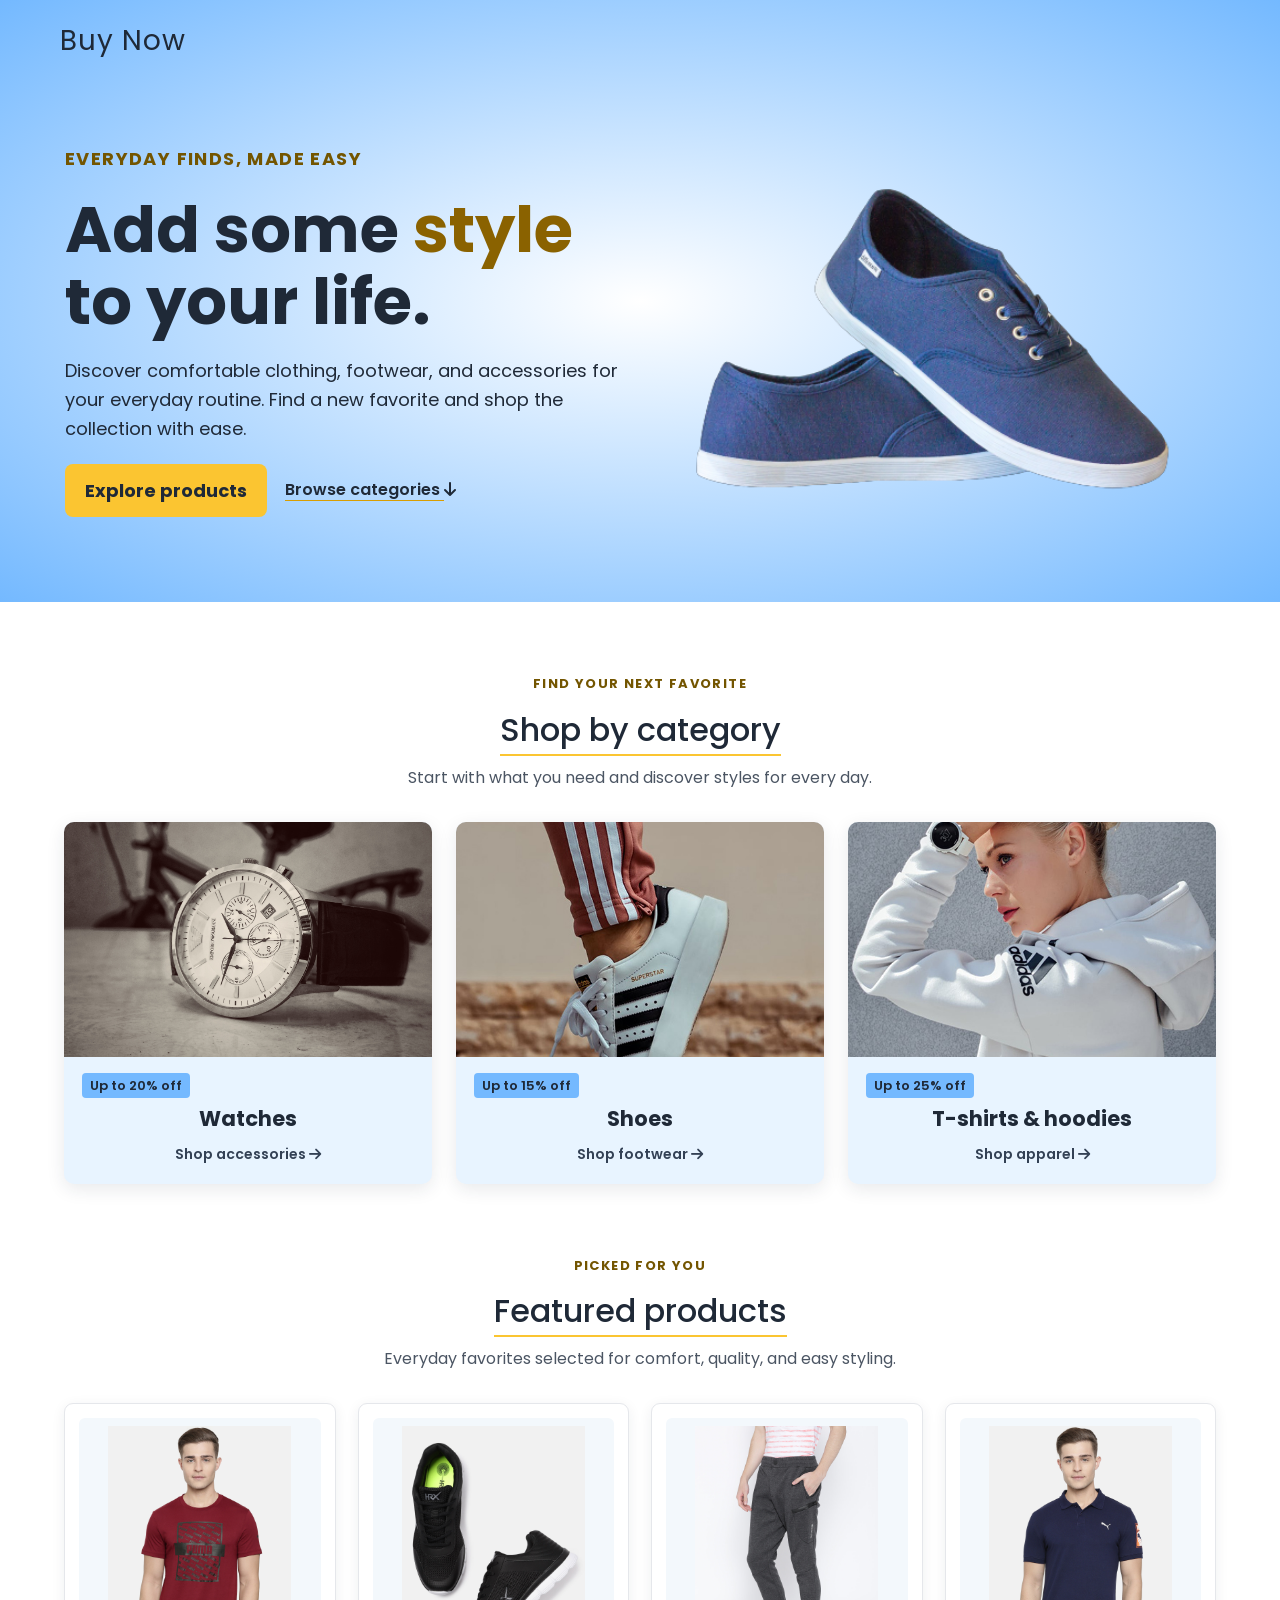
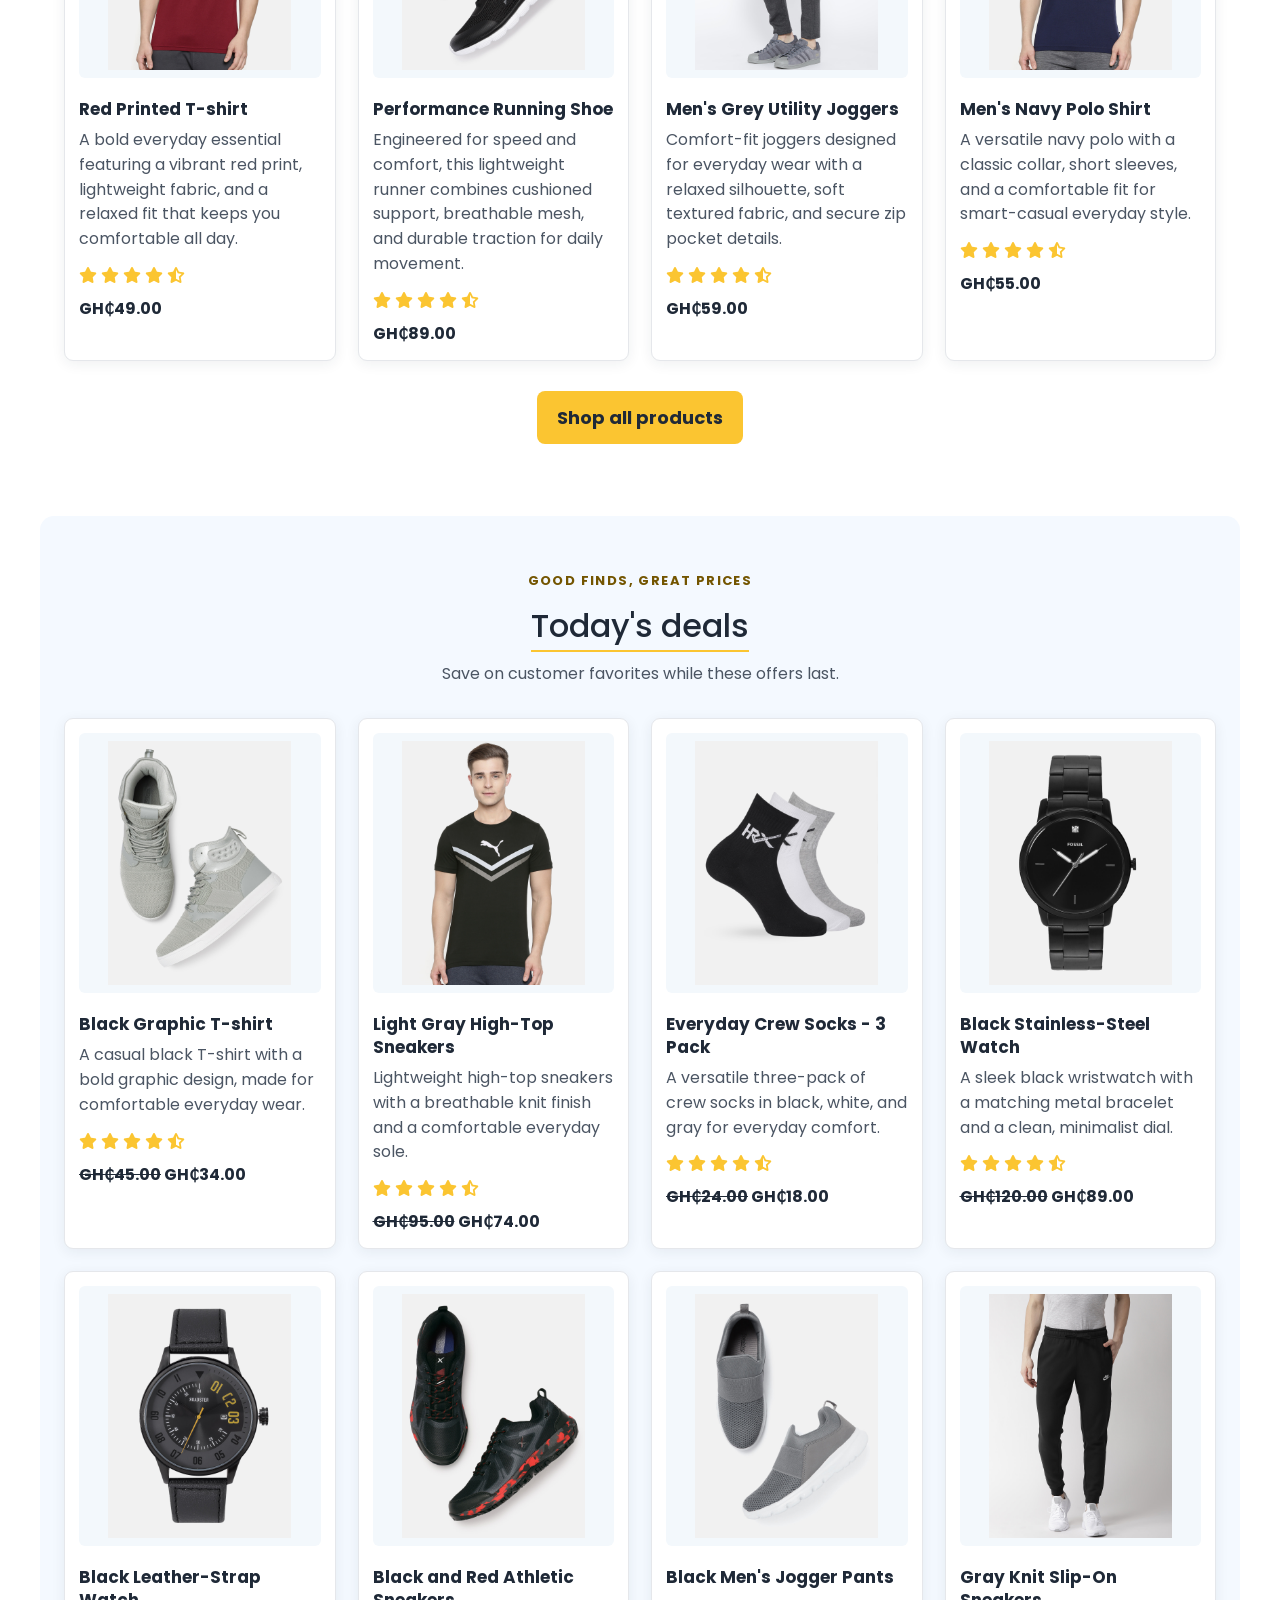
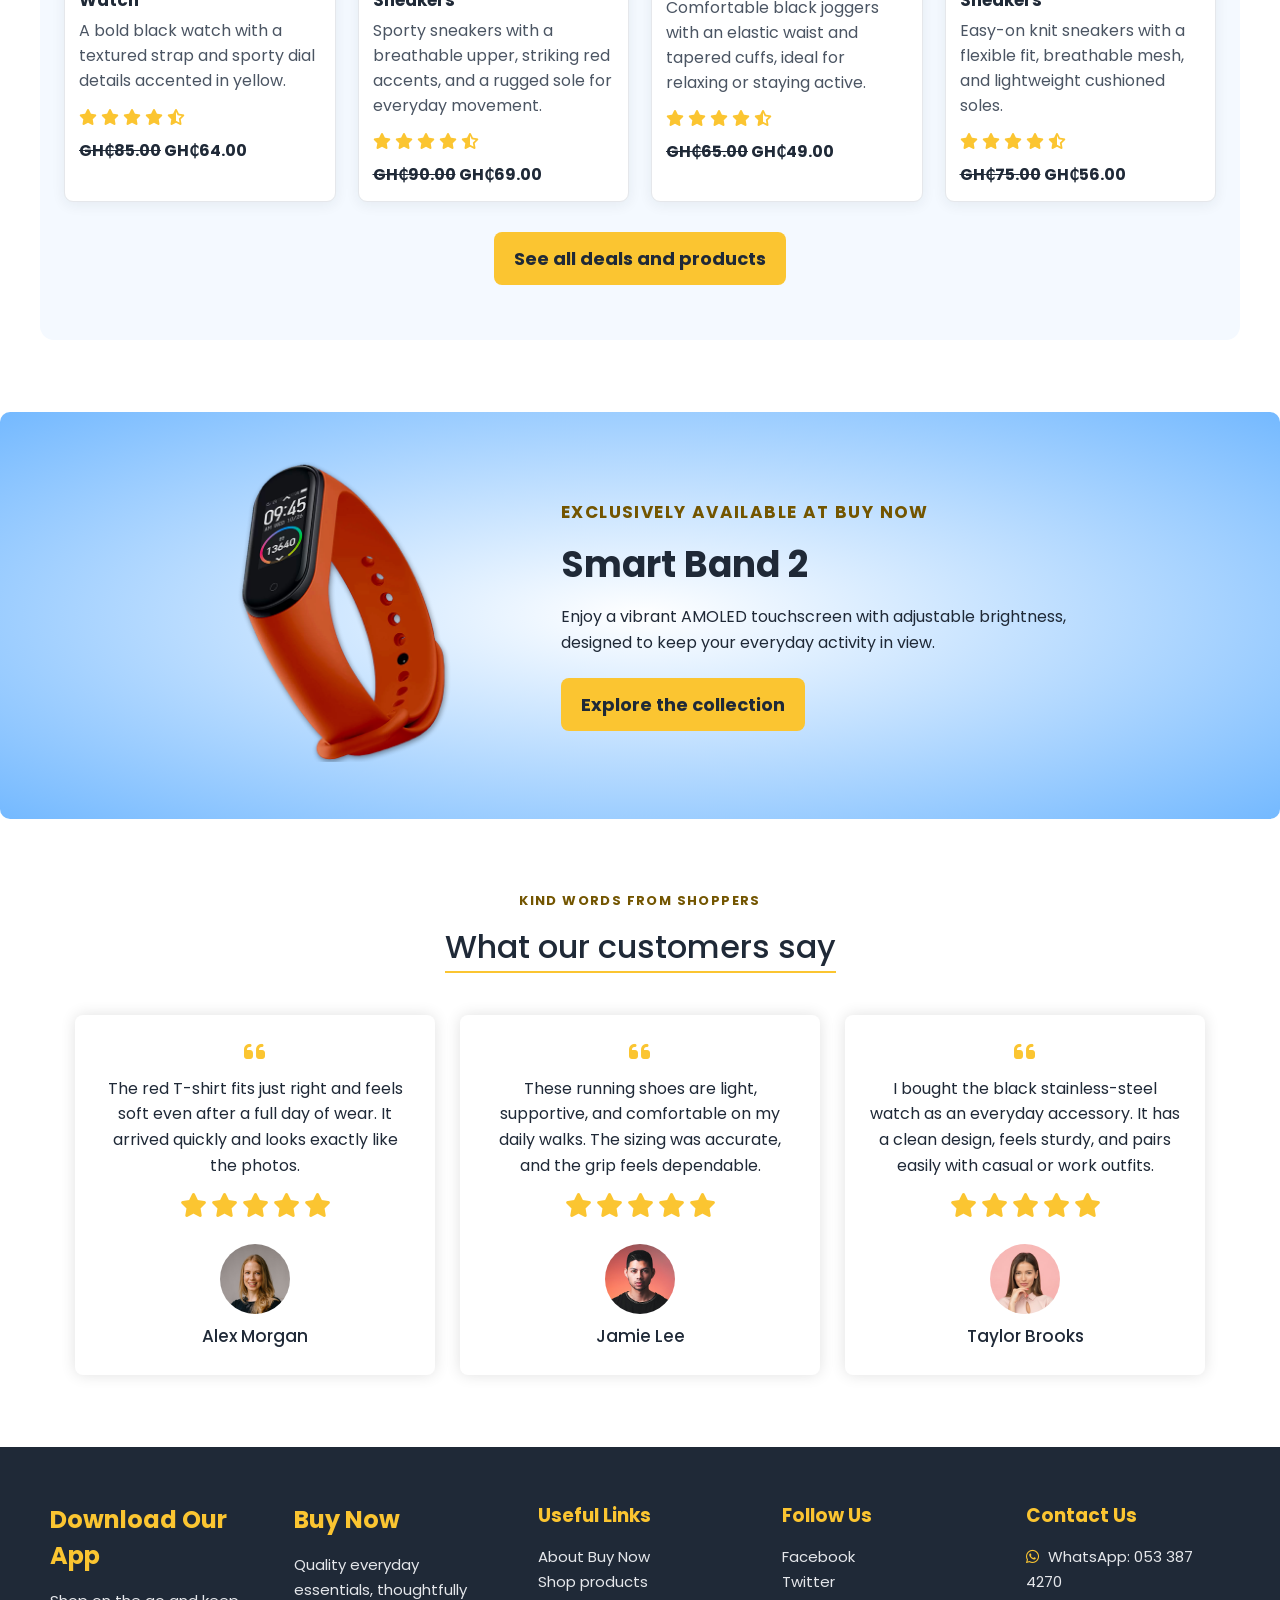
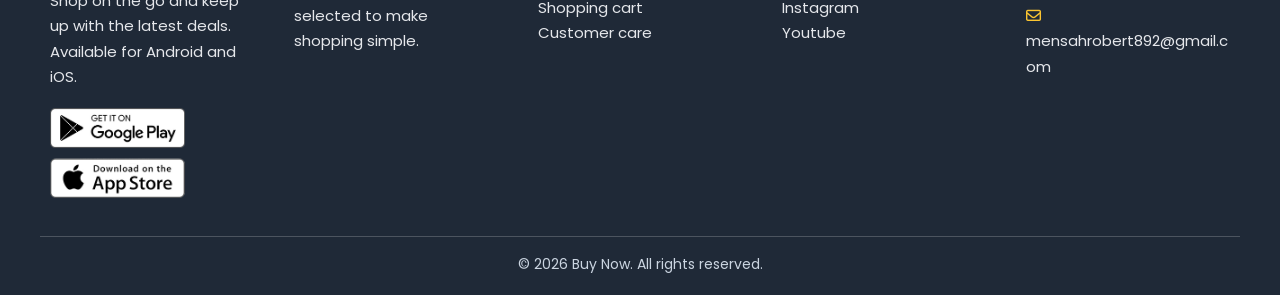
<file: index.html>
<!DOCTYPE html>
<html lang="en">
<head>
    <meta charset="UTF-8">
    <meta name="viewport" content="width=device-width, initial-scale=1.0">
    <meta name="description" content="Shop everyday clothing, comfortable shoes, and useful accessories at Buy Now.">
    <title>Buy Now | Everyday Style, Made Easy</title>
    <link rel="stylesheet" href="CSS/style.css">
    <link rel="stylesheet" href="https://cdnjs.cloudflare.com/ajax/libs/font-awesome/6.5.2/css/all.min.css">
</head>
<body>
    <a class="skip-link" href="#main-content">Skip to main content</a>
    <header class="header">
        <div class="navbar">
            <div class="logo">
                <a href="index.html" aria-label="Buy Now home"><span>Buy Now</span></a>
            </div>
            <nav aria-label="Main navigation">
                <details class="nav-menu">
                    <summary aria-label="Toggle navigation menu"><img src="IMAGES/menu.png" alt=""></summary>
                    <ul>
                        <li><a href="index.html" aria-current="page">Home</a></li>
                        <li><a href="about.html">About</a></li>
                        <li><a href="#categories">Categories</a></li>
                        <li><a href="store.html">Store</a></li>
                        <li><a href="store.html#cart">My Cart</a></li>
                    </ul>
                </details>
            </nav>
        </div>
        <div class="main home-hero">
            <div class="column">
                <p class="home-eyebrow">Everyday finds, made easy</p>
                <h1>Add some <span>style</span> to your life.</h1>
                <p>Discover comfortable clothing, footwear, and accessories for your everyday routine. Find a new favorite and shop the collection with ease.</p>
                <div class="hero-actions">
                    <a class="button" href="store.html">Explore products</a>
                    <a class="text-link" href="#categories">Browse categories <i class="fa-solid fa-arrow-down" aria-hidden="true"></i></a>
                </div>
            </div>
            <div class="column">
                <img src="IMAGES/header-image.png" alt="Featured Buy Now clothing and accessories">
            </div>
        </div>
    </header>

    <main id="main-content">
    <section class="categories" id="categories" aria-labelledby="categories-title">
        <div class="home-section-heading">
            <p class="home-eyebrow">Find your next favorite</p>
            <h2 id="categories-title">Shop by category</h2>
            <p>Start with what you need and discover styles for every day.</p>
        </div>
        <div class="category-grid">
            <a class="category-card" href="store.html?category=accessories">
                <img src="IMAGES/category-1.jpg" alt="Watches and everyday accessories" loading="lazy">
                <span class="category-card-copy"><span>Up to 20% off</span><strong>Watches</strong><span class="category-card-link">Shop accessories <i class="fa-solid fa-arrow-right" aria-hidden="true"></i></span></span>
            </a>
            <a class="category-card" href="store.html?category=footwear">
                <img src="IMAGES/category-2.jpg" alt="Shoes for everyday wear" loading="lazy">
                <span class="category-card-copy"><span>Up to 15% off</span><strong>Shoes</strong><span class="category-card-link">Shop footwear <i class="fa-solid fa-arrow-right" aria-hidden="true"></i></span></span>
            </a>
            <a class="category-card" href="store.html?category=apparel">
                <img src="IMAGES/category-3.jpg" alt="T-shirts and hoodies for casual style" loading="lazy">
                <span class="category-card-copy"><span>Up to 25% off</span><strong>T-shirts &amp; hoodies</strong><span class="category-card-link">Shop apparel <i class="fa-solid fa-arrow-right" aria-hidden="true"></i></span></span>
            </a>
        </div>
    </section>

    <section class="products home-products" id="products" aria-labelledby="featured-title">
        <div class="home-section-heading">
            <p class="home-eyebrow">Picked for you</p>
            <h2 id="featured-title">Featured products</h2>
            <p>Everyday favorites selected for comfort, quality, and easy styling.</p>
        </div>
        <div class="row">
            <div class="product">
                <img src="IMAGES/product-1.jpg" alt="Red printed T-shirt"/>
                <h3>Red Printed T-shirt</h3>
                <p class="description">A bold everyday essential featuring a vibrant red print, lightweight fabric, and a relaxed fit that keeps you comfortable all day.</p>
                <div class="rating" role="img" aria-label="Rated 4.5 out of 5 stars">
                    <i class="fa-solid fa-star" aria-hidden="true"></i>
                    <i class="fa-solid fa-star" aria-hidden="true"></i>
                    <i class="fa-solid fa-star" aria-hidden="true"></i>
                    <i class="fa-solid fa-star" aria-hidden="true"></i>
                    <i class="fa-solid fa-star-half-stroke" aria-hidden="true"></i>
                </div>
                <p>GH₵49.00</p>
            </div>
            <div class="product">
                <img src="IMAGES/product-2.jpg" alt="Running shoes"/>
                <h3>Performance Running Shoe</h3>
                <p class="description">Engineered for speed and comfort, this lightweight runner combines cushioned support, breathable mesh, and durable traction for daily movement.</p>
                <div class="rating" role="img" aria-label="Rated 4.5 out of 5 stars">
                    <i class="fa-solid fa-star" aria-hidden="true"></i>
                    <i class="fa-solid fa-star" aria-hidden="true"></i>
                    <i class="fa-solid fa-star" aria-hidden="true"></i>
                    <i class="fa-solid fa-star" aria-hidden="true"></i>
                    <i class="fa-solid fa-star-half-stroke" aria-hidden="true"></i>
                </div>
                <p>GH₵89.00</p>
            </div>
            <div class="product">
                <img src="IMAGES/product-3.jpg" alt="Gray jogger pants"/>
                <h3>Men's Grey Utility Joggers</h3>
                <p class="description">Comfort-fit joggers designed for everyday wear with a relaxed silhouette, soft textured fabric, and secure zip pocket details.</p>
                <div class="rating" role="img" aria-label="Rated 4.5 out of 5 stars">
                    <i class="fa-solid fa-star" aria-hidden="true"></i>
                    <i class="fa-solid fa-star" aria-hidden="true"></i>
                    <i class="fa-solid fa-star" aria-hidden="true"></i>
                    <i class="fa-solid fa-star" aria-hidden="true"></i>
                    <i class="fa-solid fa-star-half-stroke" aria-hidden="true"></i>
                </div>
                <p>GH₵59.00</p>
            </div>
            <div class="product">
                <img src="IMAGES/product-4.jpg" alt="Navy blue men's polo shirt"/>
                <h3>Men's Navy Polo Shirt</h3>
                <p class="description">A versatile navy polo with a classic collar, short sleeves, and a comfortable fit for smart-casual everyday style.</p>
                <div class="rating" role="img" aria-label="Rated 4.5 out of 5 stars">
                    <i class="fa-solid fa-star" aria-hidden="true"></i>
                    <i class="fa-solid fa-star" aria-hidden="true"></i>
                    <i class="fa-solid fa-star" aria-hidden="true"></i>
                    <i class="fa-solid fa-star" aria-hidden="true"></i>
                    <i class="fa-solid fa-star-half-stroke" aria-hidden="true"></i>
                </div>
                <p>GH₵55.00</p>
            </div>
        </div>
        <div class="home-products-cta">
            <a class="button" href="store.html">Shop all products</a>
        </div>
    </section>

    <section class="products home-products deals" id="deals" aria-labelledby="deals-title">
        <div class="home-section-heading">
            <p class="home-eyebrow">Good finds, great prices</p>
            <h2 id="deals-title">Today's deals</h2>
            <p>Save on customer favorites while these offers last.</p>
        </div>
        <div class="row">
            <div class="product">
                <img src="IMAGES/product-5.jpg" alt="Black graphic T-shirt"/>
                <h3>Black Graphic T-shirt</h3>
                <p class="description">A casual black T-shirt with a bold graphic design, made for comfortable everyday wear.</p>
                <div class="rating" role="img" aria-label="Rated 4.5 out of 5 stars">
                    <i class="fa-solid fa-star" aria-hidden="true"></i>
                    <i class="fa-solid fa-star" aria-hidden="true"></i>
                    <i class="fa-solid fa-star" aria-hidden="true"></i>
                    <i class="fa-solid fa-star" aria-hidden="true"></i>
                    <i class="fa-solid fa-star-half-stroke" aria-hidden="true"></i>
                </div>
                <p><del>GH₵45.00</del> GH₵34.00</p>
            </div>
            <div class="product">
                <img src="IMAGES/product-6.jpg" alt="Light gray high-top sneakers"/>
                <h3>Light Gray High-Top Sneakers</h3>
                <p class="description">Lightweight high-top sneakers with a breathable knit finish and a comfortable everyday sole.</p>
                <div class="rating" role="img" aria-label="Rated 4.5 out of 5 stars">
                    <i class="fa-solid fa-star" aria-hidden="true"></i>
                    <i class="fa-solid fa-star" aria-hidden="true"></i>
                    <i class="fa-solid fa-star" aria-hidden="true"></i>
                    <i class="fa-solid fa-star" aria-hidden="true"></i>
                    <i class="fa-solid fa-star-half-stroke" aria-hidden="true"></i>
                </div>
                <p><del>GH₵95.00</del> GH₵74.00</p>
            </div>
            <div class="product">
                <img src="IMAGES/product-7.jpg" alt="Three-pack of black, white, and gray socks"/>
                <h3>Everyday Crew Socks - 3 Pack</h3>
                <p class="description">A versatile three-pack of crew socks in black, white, and gray for everyday comfort.</p>
                <div class="rating" role="img" aria-label="Rated 4.5 out of 5 stars">
                    <i class="fa-solid fa-star" aria-hidden="true"></i>
                    <i class="fa-solid fa-star" aria-hidden="true"></i>
                    <i class="fa-solid fa-star" aria-hidden="true"></i>
                    <i class="fa-solid fa-star" aria-hidden="true"></i>
                    <i class="fa-solid fa-star-half-stroke" aria-hidden="true"></i>
                </div>
                <p><del>GH₵24.00</del> GH₵18.00</p>
            </div>
            <div class="product">
                <img src="IMAGES/product-8.jpg" alt="Black Fossil wristwatch"/>
                <h3>Black Stainless-Steel Watch</h3>
                <p class="description">A sleek black wristwatch with a matching metal bracelet and a clean, minimalist dial.</p>
                <div class="rating" role="img" aria-label="Rated 4.5 out of 5 stars">
                    <i class="fa-solid fa-star"></i>
                    <i class="fa-solid fa-star"></i>
                    <i class="fa-solid fa-star"></i>
                    <i class="fa-solid fa-star"></i>
                    <i class="fa-solid fa-star-half-stroke"></i>
                </div>
                <p><del>GH₵120.00</del> GH₵89.00</p>
            </div>
            <div class="product">
                <img src="IMAGES/product-9.jpg" alt="Black watch with a yellow-accented dial"/>
                <h3>Black Leather-Strap Watch</h3>
                <p class="description">A bold black watch with a textured strap and sporty dial details accented in yellow.</p>
                <div class="rating" role="img" aria-label="Rated 4.5 out of 5 stars">
                    <i class="fa-solid fa-star"></i>
                    <i class="fa-solid fa-star"></i>
                    <i class="fa-solid fa-star"></i>
                    <i class="fa-solid fa-star"></i>
                    <i class="fa-solid fa-star-half-stroke"></i>
                </div>
                <p><del>GH₵85.00</del> GH₵64.00</p>
            </div>
            <div class="product">
                <img src="IMAGES/product-10.jpg" alt="Black and red athletic sneakers"/>
                <h3>Black and Red Athletic Sneakers</h3>
                <p class="description">Sporty sneakers with a breathable upper, striking red accents, and a rugged sole for everyday movement.</p>
                <div class="rating" role="img" aria-label="Rated 4.5 out of 5 stars">
                    <i class="fa-solid fa-star"></i>
                    <i class="fa-solid fa-star"></i>
                    <i class="fa-solid fa-star"></i>
                    <i class="fa-solid fa-star"></i>
                    <i class="fa-solid fa-star-half-stroke"></i>
                </div>
                <p><del>GH₵90.00</del> GH₵69.00</p>
            </div>
            <div class="product">
                <img src="IMAGES/product-11.jpg" alt="Black men's jogger pants"/>
                <h3>Black Men's Jogger Pants</h3>
                <p class="description">Comfortable black joggers with an elastic waist and tapered cuffs, ideal for relaxing or staying active.</p>
                <div class="rating" role="img" aria-label="Rated 4.5 out of 5 stars">
                    <i class="fa-solid fa-star"></i>
                    <i class="fa-solid fa-star"></i>
                    <i class="fa-solid fa-star"></i>
                    <i class="fa-solid fa-star"></i>
                    <i class="fa-solid fa-star-half-stroke"></i>
                </div>
                <p><del>GH₵65.00</del> GH₵49.00</p>
            </div>
            <div class="product">
                <img src="IMAGES/product-12.jpg" alt="Gray slip-on sneakers"/>
                <h3>Gray Knit Slip-On Sneakers</h3>
                <p class="description">Easy-on knit sneakers with a flexible fit, breathable mesh, and lightweight cushioned soles.</p>
                <div class="rating" role="img" aria-label="Rated 4.5 out of 5 stars">
                    <i class="fa-solid fa-star"></i>
                    <i class="fa-solid fa-star"></i>
                    <i class="fa-solid fa-star"></i>
                    <i class="fa-solid fa-star"></i>
                    <i class="fa-solid fa-star-half-stroke"></i>
                </div>
                <p><del>GH₵75.00</del> GH₵56.00</p>
            </div>
        </div>
        <div class="home-products-cta">
            <a class="button" href="store.html">See all deals and products</a>
        </div>
    </section>
    <section class="offer" id="featured-offer" aria-labelledby="offer-title">
        <div class="offer-container">
            <div class="offer-image">
                <img src="IMAGES/offer.png" alt="Buy Now Smart Band 2 fitness tracker">
            </div>
            <div class="offer-details">
                <p class="home-eyebrow">Exclusively available at Buy Now</p>
                <h2 id="offer-title">Smart Band 2</h2>
                <small>
                    Enjoy a vibrant AMOLED touchscreen with adjustable brightness, designed to keep your everyday activity in view.
                </small>
                <a class="button" href="store.html">Explore the collection</a>
            </div>
        </div>
    </section>
    <section class="reviews" id="reviews" aria-labelledby="reviews-title">
        <div class="home-section-heading">
            <p class="home-eyebrow">Kind words from shoppers</p>
            <h2 id="reviews-title">What our customers say</h2>
        </div>
        <div class="row">
            <div class="review">
                <i class="fa-solid fa-quote-left" aria-hidden="true"></i>
                <p>The red T-shirt fits just right and feels soft even after a full day of wear. It arrived quickly and looks exactly like the photos.</p>
                <div class="rating" role="img" aria-label="Rated 5 out of 5 stars">
                    <i class="fa-solid fa-star"></i>
                    <i class="fa-solid fa-star"></i>
                    <i class="fa-solid fa-star"></i>
                    <i class="fa-solid fa-star"></i>
                    <i class="fa-solid fa-star"></i>
                </div>
                <img src="IMAGES/user-1.png" alt="Customer Alex Morgan">
                <h3>Alex Morgan</h3>
            </div>
            <div class="review">
                <i class="fa-solid fa-quote-left" aria-hidden="true"></i>
                <p>These running shoes are light, supportive, and comfortable on my daily walks. The sizing was accurate, and the grip feels dependable.</p>
                <div class="rating" role="img" aria-label="Rated 5 out of 5 stars">
                    <i class="fa-solid fa-star"></i>
                    <i class="fa-solid fa-star"></i>
                    <i class="fa-solid fa-star"></i>
                    <i class="fa-solid fa-star"></i>
                    <i class="fa-solid fa-star"></i>
                </div>
                <img src="IMAGES/user-2.png" alt="Customer Jamie Lee">
                <h3>Jamie Lee</h3>
            </div>
            <div class="review">
                <i class="fa-solid fa-quote-left" aria-hidden="true"></i>
                <p>I bought the black stainless-steel watch as an everyday accessory. It has a clean design, feels sturdy, and pairs easily with casual or work outfits.</p>
                <div class="rating" role="img" aria-label="Rated 5 out of 5 stars">
                    <i class="fa-solid fa-star"></i>
                    <i class="fa-solid fa-star"></i>
                    <i class="fa-solid fa-star"></i>
                    <i class="fa-solid fa-star"></i>
                    <i class="fa-solid fa-star"></i>
                </div>
                <img src="IMAGES/user-3.png" alt="Customer Taylor Brooks">
                <h3>Taylor Brooks</h3>
            </div>
        </div>
    </section>
    </main>
    <footer class="footer">
        <div class="app row">
            <h2>Download Our App</h2>
            <p>Shop on the go and keep up with the latest deals. Available for Android and iOS.</p>
            <div class="download">
                <img src="IMAGES/play-store.png" alt="Get Buy Now on Google Play">
                <img src="IMAGES/app-store.png" alt="Download Buy Now on the App Store">
            </div>
        </div>
        <div class="company row">
            <h2>Buy Now</h2>
            <p>Quality everyday essentials, thoughtfully selected to make shopping simple.</p>
        </div>
        <div class="links row">
            <h3>Useful Links</h3>
            <ul>
                <li><a href="about.html">About Buy Now</a></li>
                <li><a href="store.html">Shop products</a></li>
                <li><a href="store.html#cart">Shopping cart</a></li>
                <li><a href="#contact">Customer care</a></li>
            </ul>
        </div>
        <div class="social row">
            <h3>Follow Us</h3>
            <ul>
                <li>Facebook</li>
                <li>Twitter</li>
                <li>Instagram</li>
                <li>Youtube</li>
            </ul>
        </div>
        <div class="contact row">
            <h3 id="contact">Contact Us</h3>
            <ul>
                <li><a href="https://wa.me/233533874270" aria-label="Chat with Buy Now on WhatsApp at 053 387 4270"><i class="fa-brands fa-whatsapp" aria-hidden="true"></i> WhatsApp: 053 387 4270</a></li>
                <li><a href="mailto:mensahrobert892@gmail.com"><i class="fa-regular fa-envelope" aria-hidden="true"></i> mensahrobert892@gmail.com</a></li>
            </ul>
        </div>
        <div class="footer-bottom">
            <p>&copy; 2026 Buy Now. All rights reserved.</p>
        </div>
    </footer>

</body>
</html>
</file>
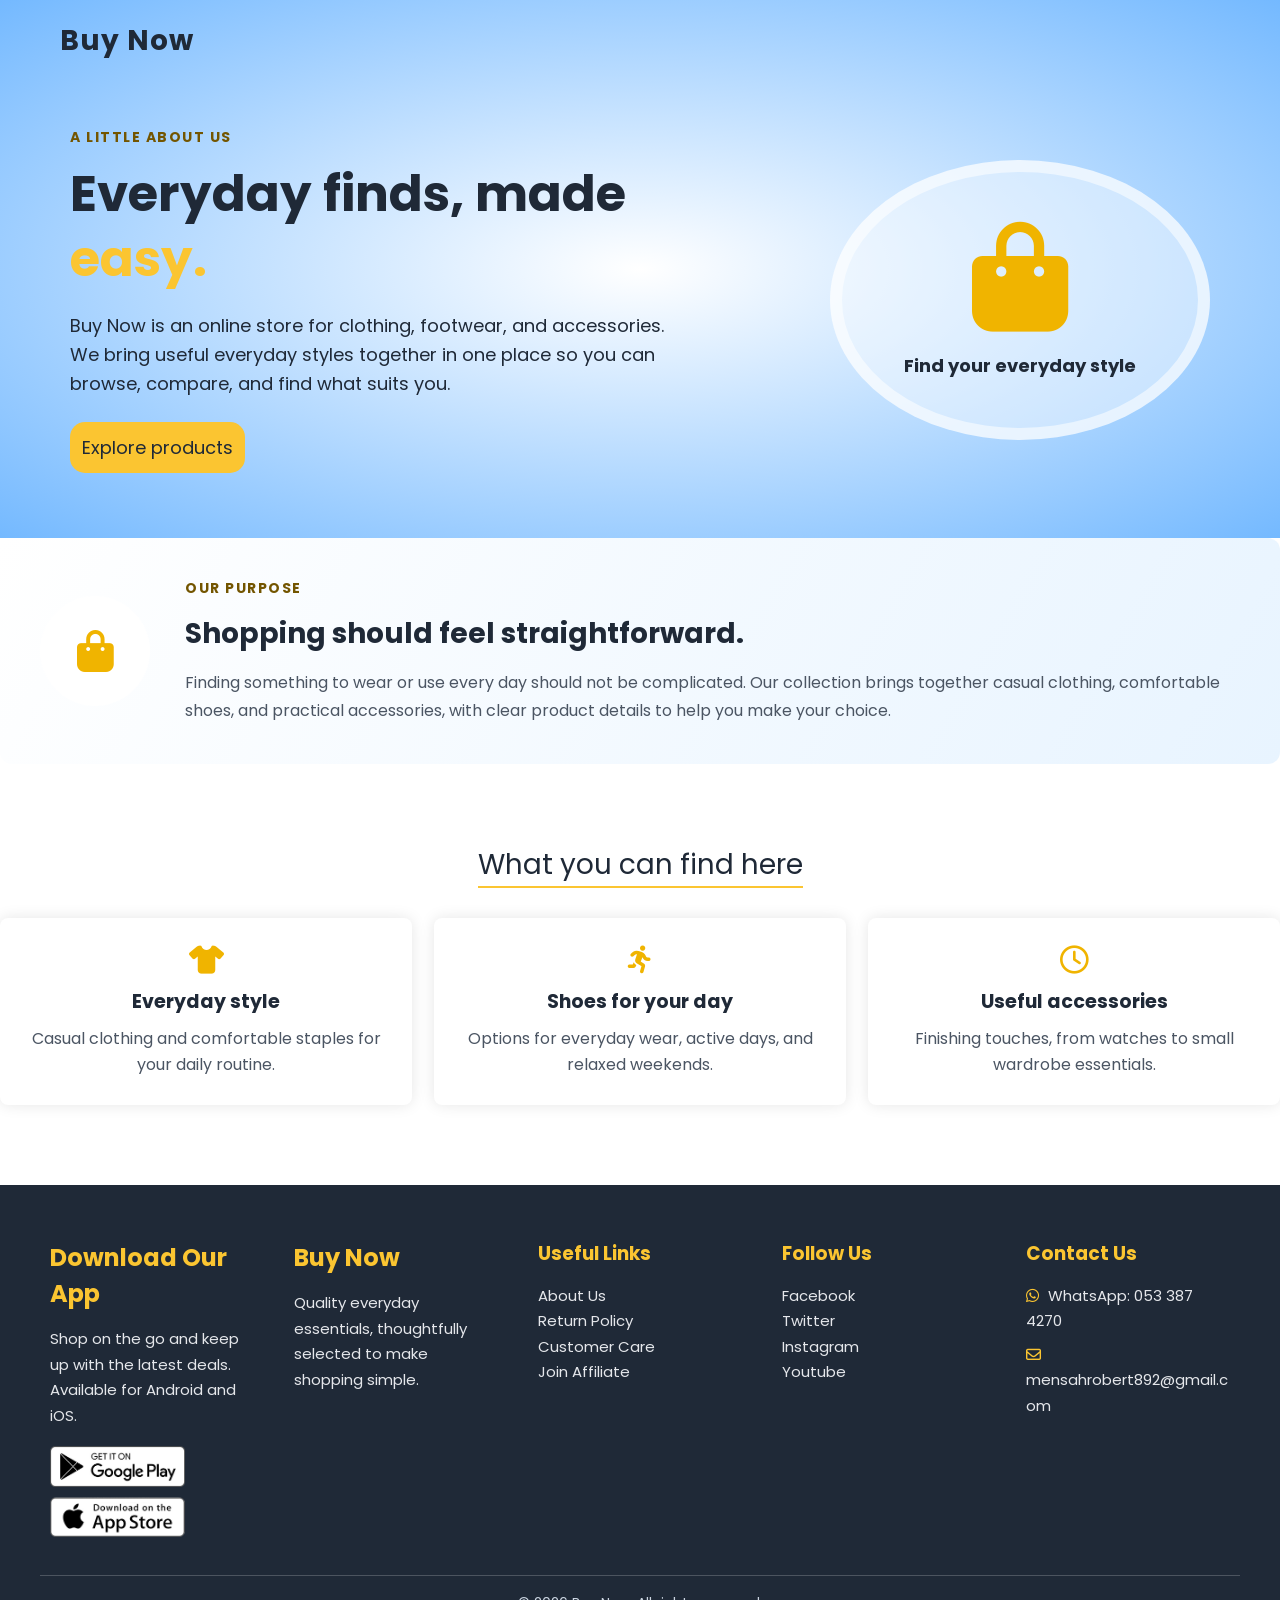
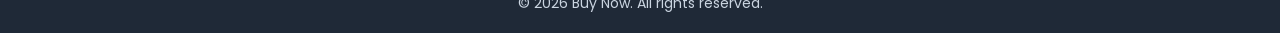
<file: about.html>
<!DOCTYPE html>
<html lang="en">
<head>
    <meta charset="UTF-8">
    <meta name="viewport" content="width=device-width, initial-scale=1.0">
    <meta name="description" content="Learn about Buy Now, an online store for everyday apparel, footwear, and accessories.">
    <title>About Us | Buy Now</title>
    <link rel="stylesheet" href="CSS/style.css">
    <link rel="stylesheet" href="https://cdnjs.cloudflare.com/ajax/libs/font-awesome/6.5.2/css/all.min.css">
</head>
<body>
    <header class="header">
        <div class="navbar">
            <div class="logo">
                <h2>Buy Now</h2>
            </div>
            <nav aria-label="Main navigation">
                <details class="nav-menu">
                    <summary aria-label="Toggle navigation menu"><img src="IMAGES/menu.png" alt=""></summary>
                    <ul>
                        <li><a href="index.html">Home</a></li>
                        <li><a href="about.html" aria-current="page">About</a></li>
                        <li><a href="store.html">Store</a></li>
                        <li><a href="store.html#cart">My Cart</a></li>
                    </ul>
                </details>
            </nav>
        </div>
        <section class="about-hero">
            <div class="about-hero-copy">
                <p class="about-eyebrow">A little about us</p>
                <h1>Everyday finds, made <span>easy.</span></h1>
                <p>Buy Now is an online store for clothing, footwear, and accessories. We bring useful everyday styles together in one place so you can browse, compare, and find what suits you.</p>
                <a class="button" href="store.html">Explore products</a>
            </div>
            <div class="about-hero-art" aria-hidden="true">
                <i class="fa-solid fa-bag-shopping"></i>
                <span>Find your everyday style</span>
            </div>
        </section>
    </header>

    <main class="about-page">
        <section class="about-story" id="about-story">
            <div class="about-story-icon" aria-hidden="true">
                <i class="fa-solid fa-bag-shopping"></i>
            </div>
            <div>
                <p class="about-eyebrow">Our purpose</p>
                <h2>Shopping should feel straightforward.</h2>
                <p>Finding something to wear or use every day should not be complicated. Our collection brings together casual clothing, comfortable shoes, and practical accessories, with clear product details to help you make your choice.</p>
            </div>
        </section>

        <section class="about-values" aria-labelledby="about-values-title">
            <h2 id="about-values-title">What you can find here</h2>
            <div class="about-value-grid">
                <article class="about-value">
                    <i class="fa-solid fa-shirt" aria-hidden="true"></i>
                    <h3>Everyday style</h3>
                    <p>Casual clothing and comfortable staples for your daily routine.</p>
                </article>
                <article class="about-value">
                    <i class="fa-solid fa-person-running" aria-hidden="true"></i>
                    <h3>Shoes for your day</h3>
                    <p>Options for everyday wear, active days, and relaxed weekends.</p>
                </article>
                <article class="about-value">
                    <i class="fa-regular fa-clock" aria-hidden="true"></i>
                    <h3>Useful accessories</h3>
                    <p>Finishing touches, from watches to small wardrobe essentials.</p>
                </article>
            </div>
        </section>
    </main>

    <footer class="footer">
        <div class="app row">
            <h2>Download Our App</h2>
            <p>Shop on the go and keep up with the latest deals. Available for Android and iOS.</p>
            <div class="download">
                <img src="IMAGES/play-store.png" alt="Get Buy Now on Google Play">
                <img src="IMAGES/app-store.png" alt="Download Buy Now on the App Store">
            </div>
        </div>
        <div class="company row">
            <h2>Buy Now</h2>
            <p>Quality everyday essentials, thoughtfully selected to make shopping simple.</p>
        </div>
        <div class="links row">
            <h3>Useful Links</h3>
            <ul>
                <li><a href="about.html">About Us</a></li>
                <li>Return Policy</li>
                <li>Customer Care</li>
                <li>Join Affiliate</li>
            </ul>
        </div>
        <div class="social row">
            <h3>Follow Us</h3>
            <ul>
                <li>Facebook</li>
                <li>Twitter</li>
                <li>Instagram</li>
                <li>Youtube</li>
            </ul>
        </div>
        <div class="contact row">
            <h3>Contact Us</h3>
            <ul>
                <li><a href="https://wa.me/233533874270" aria-label="Chat with Buy Now on WhatsApp at 053 387 4270"><i class="fa-brands fa-whatsapp" aria-hidden="true"></i> WhatsApp: 053 387 4270</a></li>
                <li><a href="mailto:mensahrobert892@gmail.com"><i class="fa-regular fa-envelope" aria-hidden="true"></i> mensahrobert892@gmail.com</a></li>
            </ul>
        </div>
        <div class="footer-bottom">
            <p>&copy; 2026 Buy Now. All rights reserved.</p>
        </div>
    </footer>
</body>
</html>
</file>
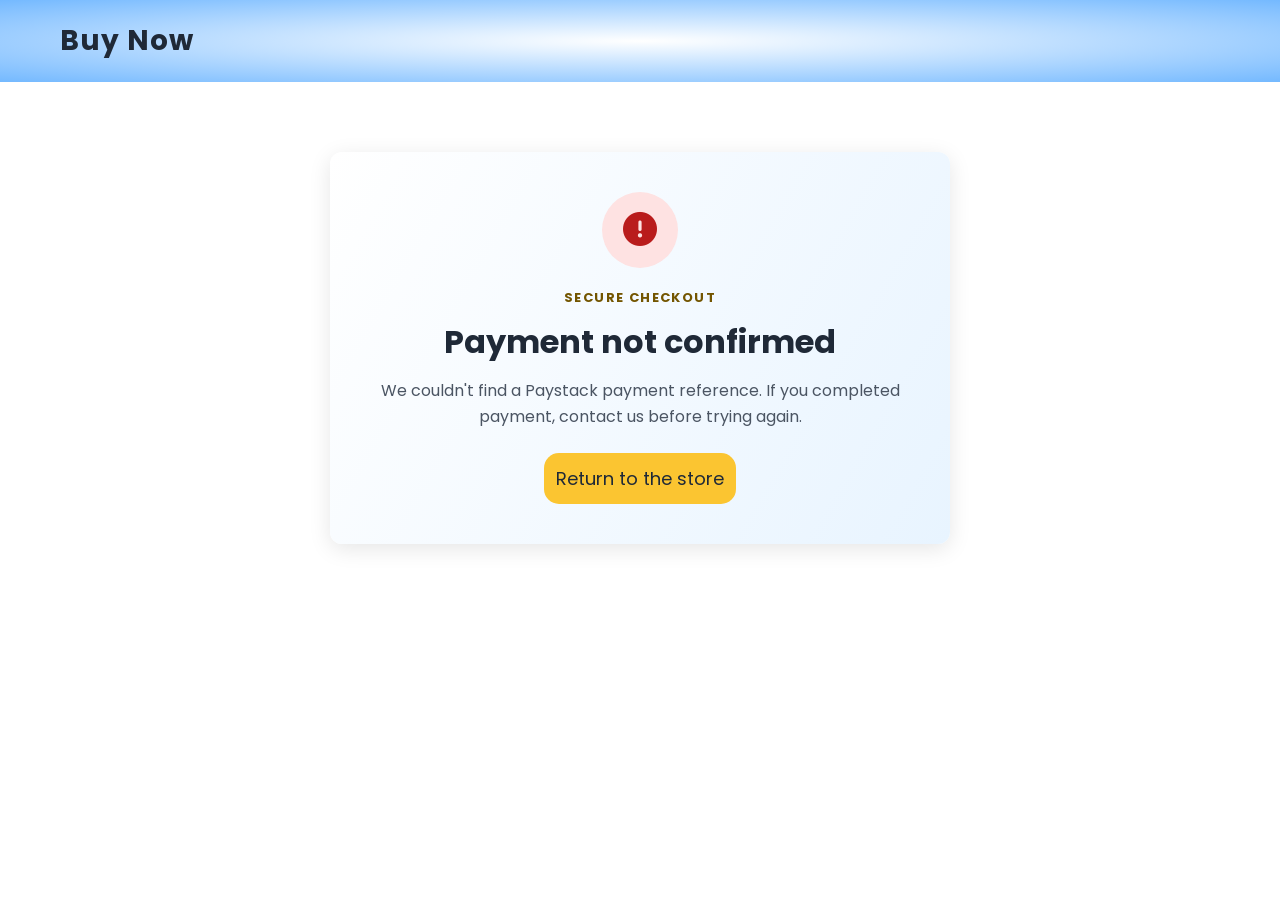
<file: payment-complete.html>
<!DOCTYPE html>
<html lang="en">
<head>
    <meta charset="UTF-8">
    <meta name="viewport" content="width=device-width, initial-scale=1.0">
    <title>Payment status | Buy Now</title>
    <link rel="stylesheet" href="CSS/style.css">
    <link rel="stylesheet" href="https://cdnjs.cloudflare.com/ajax/libs/font-awesome/6.5.2/css/all.min.css">
    <script src="JS/payment-complete.js" defer></script>
</head>
<body>
    <header class="header">
        <div class="navbar">
            <div class="logo">
                <h2>Buy Now</h2>
            </div>
            <nav aria-label="Main navigation">
                <details class="nav-menu">
                    <summary aria-label="Toggle navigation menu"><img src="IMAGES/menu.png" alt=""></summary>
                    <ul>
                        <li><a href="index.html">Home</a></li>
                        <li><a href="about.html">About</a></li>
                        <li><a href="store.html">Store</a></li>
                    </ul>
                </details>
            </nav>
        </div>
    </header>
    <main class="payment-result">
        <div class="payment-result-icon" id="payment-result-icon" aria-hidden="true">
            <i class="fa-solid fa-spinner fa-spin"></i>
        </div>
        <p class="store-eyebrow">Secure checkout</p>
        <h1 id="payment-result-title">Checking your payment...</h1>
        <p id="payment-result-message" role="status" aria-live="polite">Please wait while Paystack confirms the transaction.</p>
        <p class="payment-reference" id="payment-reference"></p>
        <div class="payment-delivery" id="payment-delivery" hidden></div>
        <a class="button" href="store.html">Return to the store</a>
    </main>
</body>
</html>
</file>
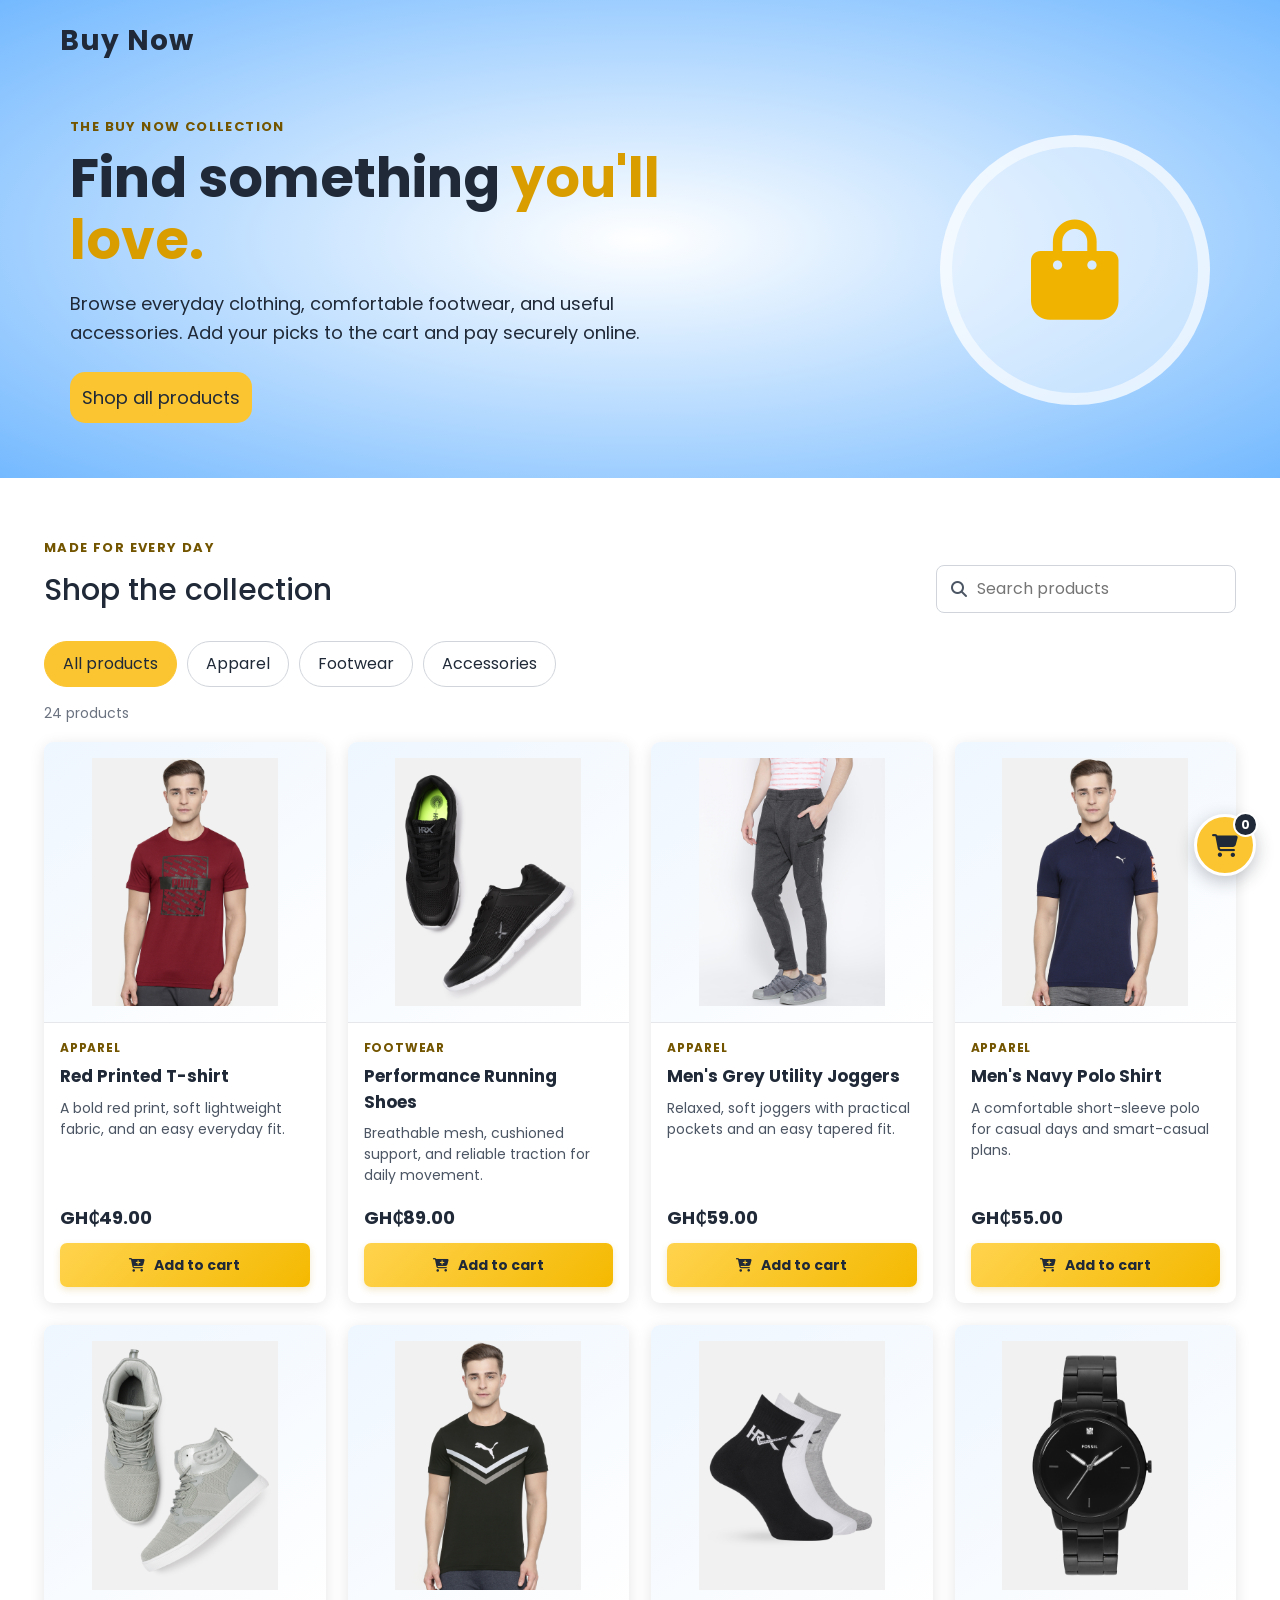
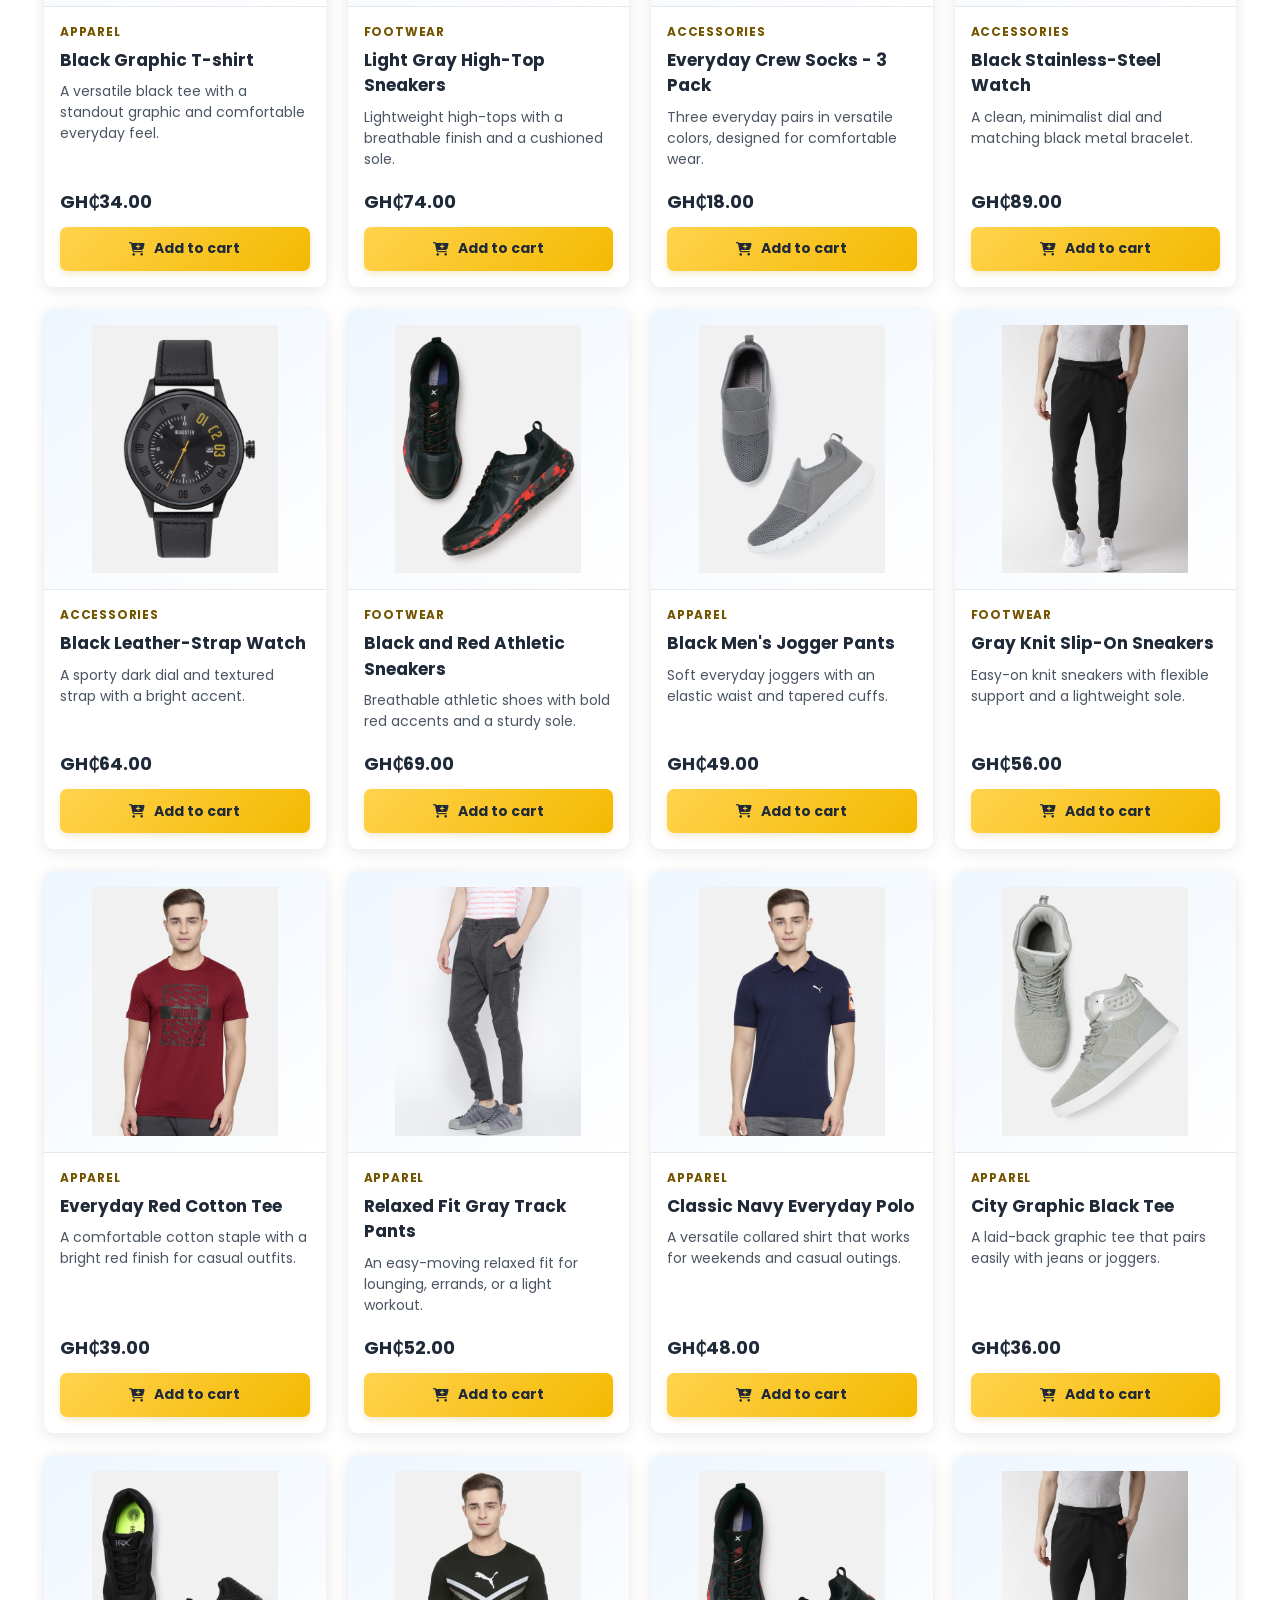
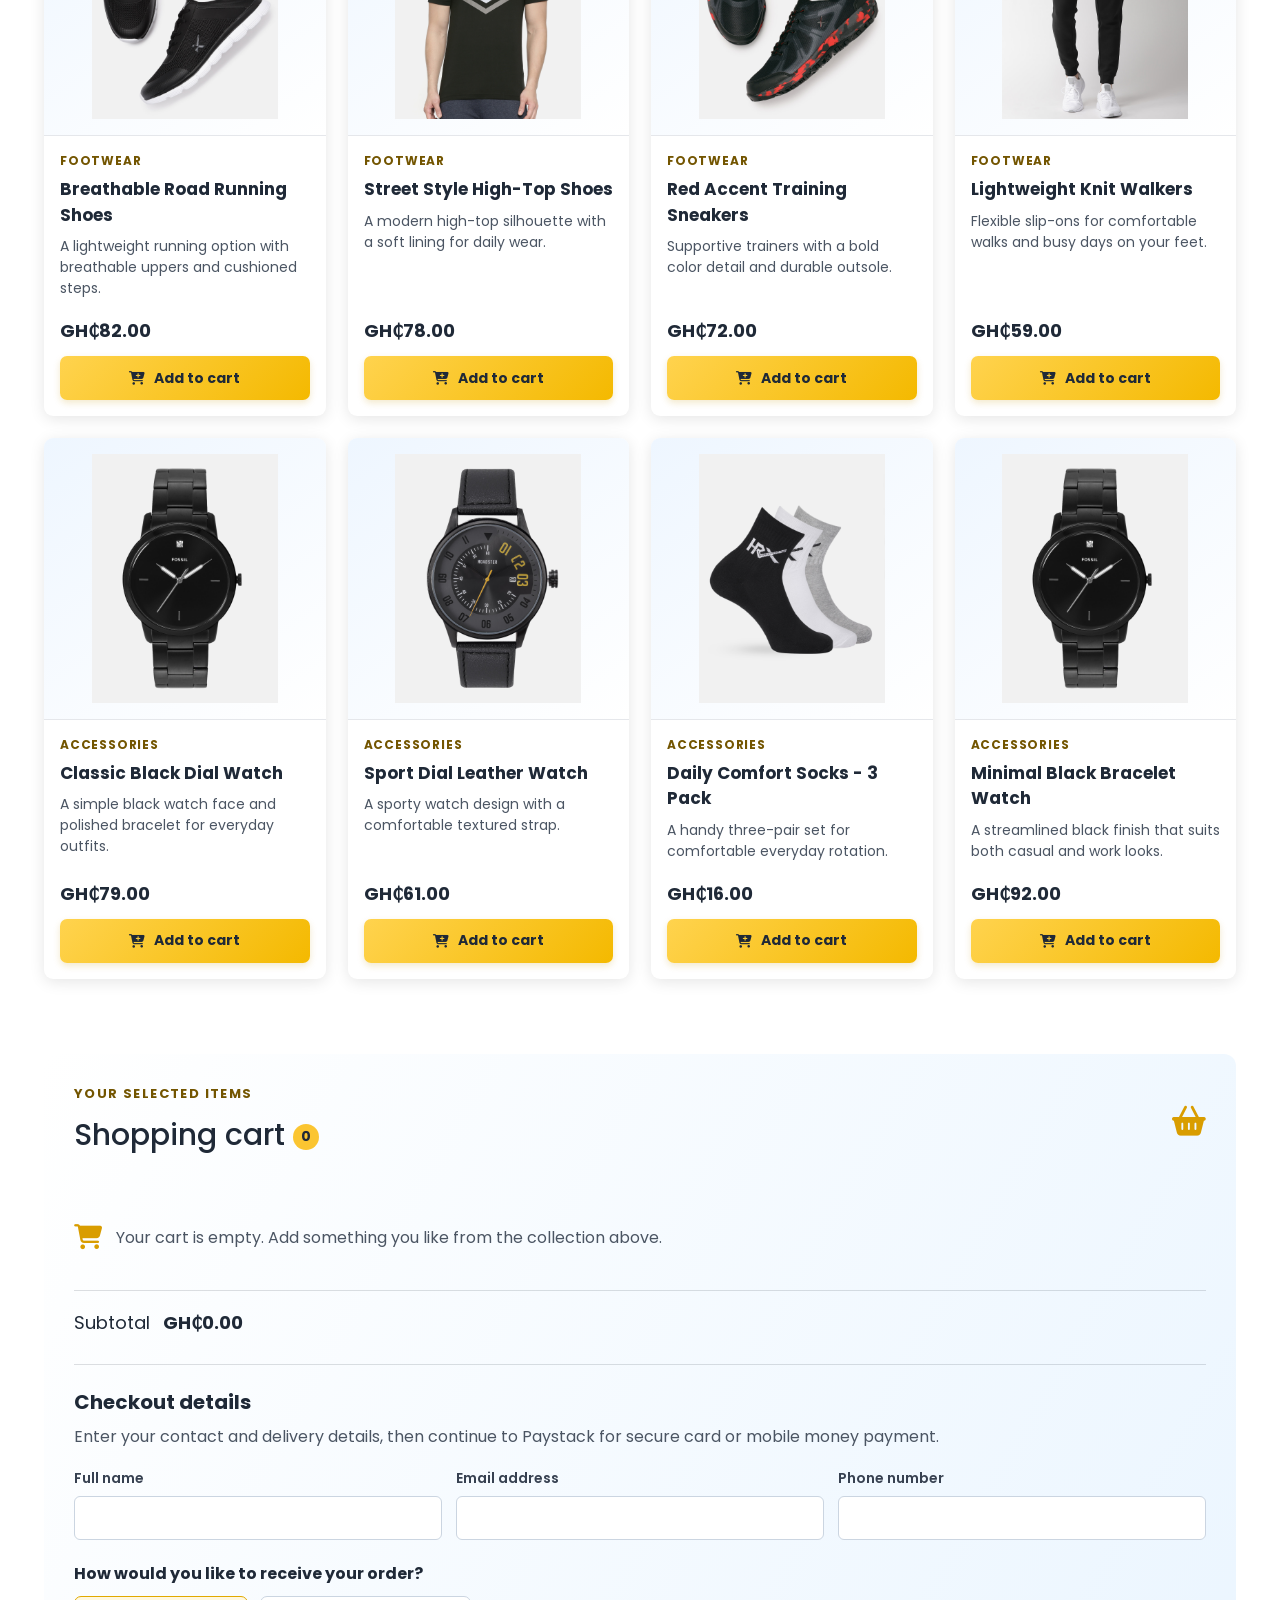
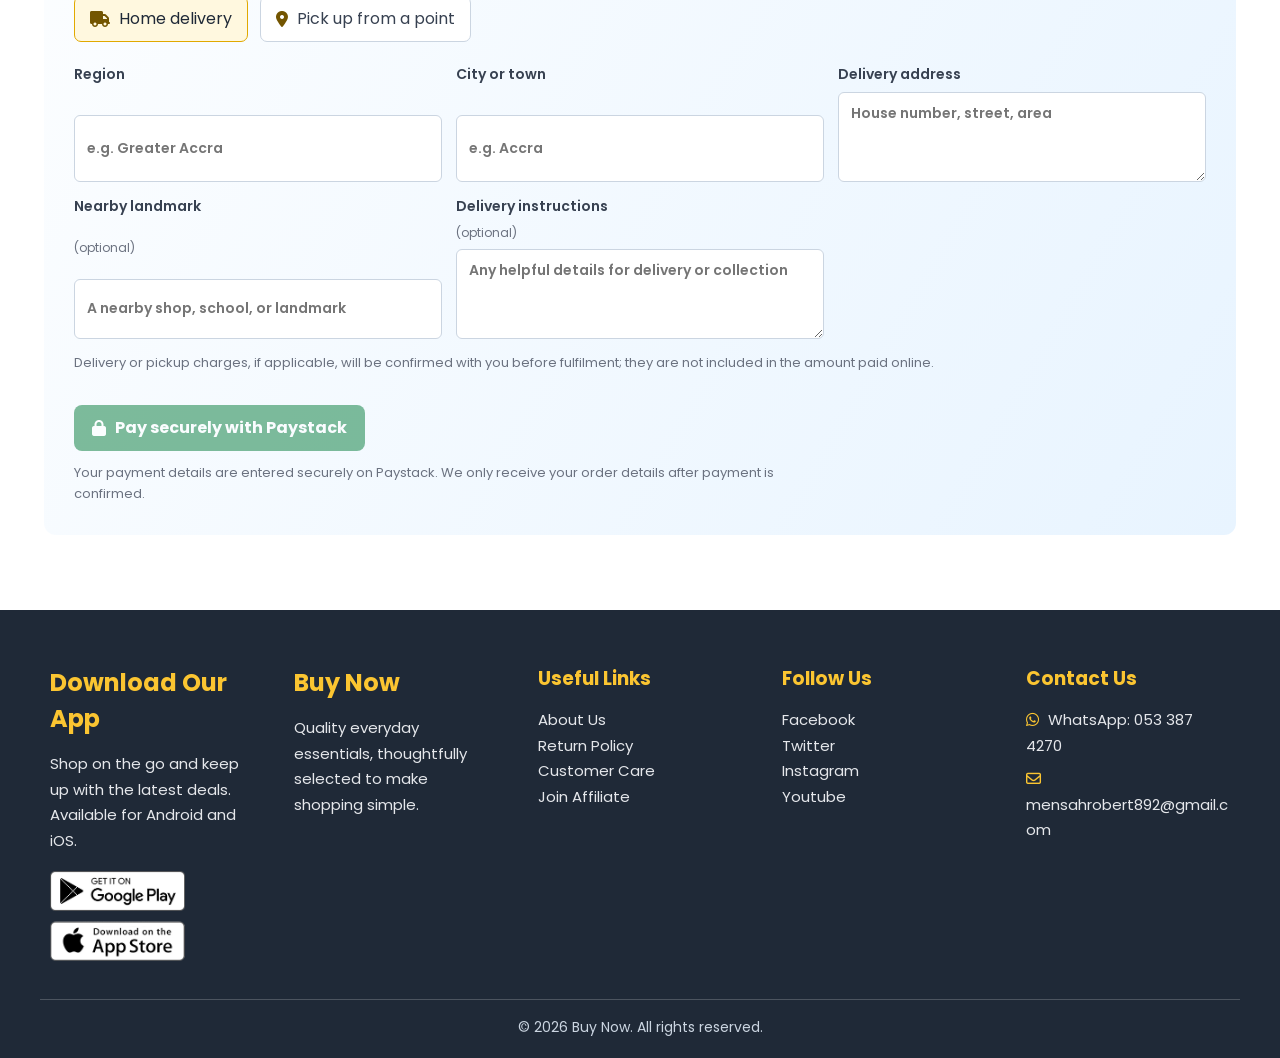
<file: store.html>
<!DOCTYPE html>
<html lang="en">
<head>
    <meta charset="UTF-8">
    <meta name="viewport" content="width=device-width, initial-scale=1.0">
    <meta name="description" content="Browse clothing, shoes, and accessories at Buy Now. Add items to your cart and pay securely with Paystack.">
    <title>Store | Buy Now</title>
    <link rel="stylesheet" href="CSS/style.css">
    <link rel="stylesheet" href="https://cdnjs.cloudflare.com/ajax/libs/font-awesome/6.5.2/css/all.min.css">
    <script src="JS/store.js" defer></script>
</head>
<body>
    <header class="header">
        <div class="navbar">
            <div class="logo">
                <h2>Buy Now</h2>
            </div>
            <nav aria-label="Main navigation">
                <details class="nav-menu">
                    <summary aria-label="Toggle navigation menu"><img src="IMAGES/menu.png" alt=""></summary>
                    <ul>
                        <li><a href="index.html">Home</a></li>
                        <li><a href="about.html">About</a></li>
                        <li><a href="store.html" aria-current="page">Store</a></li>
                        <li><a href="#cart">My Cart <span class="cart-nav-count" data-cart-count>0</span></a></li>
                    </ul>
                </details>
            </nav>
        </div>
        <section class="store-hero">
            <div>
                <p class="store-eyebrow">The Buy Now collection</p>
                <h1>Find something <span>you'll love.</span></h1>
                <p>Browse everyday clothing, comfortable footwear, and useful accessories. Add your picks to the cart and pay securely online.</p>
                <a class="button" href="#catalog">Shop all products</a>
            </div>
            <div class="store-hero-art" aria-hidden="true">
                <i class="fa-solid fa-bag-shopping"></i>
            </div>
        </section>
    </header>

    <main class="store-page">
        <section class="store-catalog" id="catalog" aria-labelledby="catalog-title">
            <div class="store-section-heading">
                <div>
                    <p class="store-eyebrow">Made for every day</p>
                    <h2 id="catalog-title">Shop the collection</h2>
                </div>
                <label class="store-search">
                    <span class="visually-hidden">Search products</span>
                    <i class="fa-solid fa-magnifying-glass" aria-hidden="true"></i>
                    <input id="product-search" type="search" placeholder="Search products" autocomplete="off">
                </label>
            </div>
            <div class="category-filters" role="group" aria-label="Filter products by category">
                <button class="category-filter is-active" type="button" data-category="all" aria-pressed="true">All products</button>
                <button class="category-filter" type="button" data-category="apparel" aria-pressed="false">Apparel</button>
                <button class="category-filter" type="button" data-category="footwear" aria-pressed="false">Footwear</button>
                <button class="category-filter" type="button" data-category="accessories" aria-pressed="false">Accessories</button>
            </div>
            <p class="store-result-count" id="store-result-count" aria-live="polite"></p>
            <div class="store-product-grid" id="store-products"></div>
            <p class="store-no-results" id="store-no-results" hidden>No products match that search. Try another name or category.</p>
        </section>

        <section class="cart-section" id="cart" aria-labelledby="cart-title">
            <div class="cart-heading">
                <div>
                    <p class="store-eyebrow">Your selected items</p>
                    <h2 id="cart-title">Shopping cart <span class="cart-heading-count" data-cart-count>0</span></h2>
                </div>
                <i class="fa-solid fa-basket-shopping" aria-hidden="true"></i>
            </div>
            <p class="cart-status" id="cart-status" role="status" aria-live="polite"></p>
            <div class="cart-items" id="cart-items"></div>
            <div class="cart-empty" id="cart-empty">
                <i class="fa-solid fa-cart-shopping" aria-hidden="true"></i>
                <p>Your cart is empty. Add something you like from the collection above.</p>
            </div>
            <div class="cart-summary">
                <p>Subtotal <strong id="cart-subtotal">GH₵0.00</strong></p>
            </div>
            <form class="checkout-form" id="checkout-form">
                <h3>Checkout details</h3>
                <p class="checkout-intro">Enter your contact and delivery details, then continue to Paystack for secure card or mobile money payment.</p>
                <div class="checkout-fields">
                    <label>Full name
                        <input id="customer-name" name="name" type="text" autocomplete="name" maxlength="100" required>
                    </label>
                    <label>Email address
                        <input id="customer-email" name="email" type="email" autocomplete="email" maxlength="254" required>
                    </label>
                    <label>Phone number
                        <input id="customer-phone" name="phone" type="tel" autocomplete="tel" maxlength="30" required>
                    </label>
                </div>
                <fieldset class="delivery-options">
                    <legend>How would you like to receive your order?</legend>
                    <label>
                        <input type="radio" name="delivery-method" value="delivery" checked>
                        <span><i class="fa-solid fa-truck" aria-hidden="true"></i> Home delivery</span>
                    </label>
                    <label>
                        <input type="radio" name="delivery-method" value="pickup">
                        <span><i class="fa-solid fa-location-dot" aria-hidden="true"></i> Pick up from a point</span>
                    </label>
                </fieldset>
                <div class="checkout-fields delivery-location-fields">
                    <label>Region
                        <input id="delivery-region" name="region" type="text" autocomplete="address-level1" maxlength="80" placeholder="e.g. Greater Accra" required>
                    </label>
                    <label>City or town
                        <input id="delivery-town" name="town" type="text" autocomplete="address-level2" maxlength="80" placeholder="e.g. Accra" required>
                    </label>
                    <label class="delivery-address-field">Delivery address
                        <textarea id="delivery-address" name="address" autocomplete="street-address" maxlength="250" placeholder="House number, street, area" required></textarea>
                    </label>
                    <label class="pickup-point-field" hidden>Preferred pickup point
                        <input id="pickup-point" name="pickupPoint" type="text" maxlength="160" placeholder="Enter a convenient area or landmark" disabled>
                    </label>
                    <label>Nearby landmark <span class="field-optional">(optional)</span>
                        <input id="delivery-landmark" name="landmark" type="text" maxlength="150" placeholder="A nearby shop, school, or landmark">
                    </label>
                    <label class="delivery-instructions-field">Delivery instructions <span class="field-optional">(optional)</span>
                        <textarea id="delivery-instructions" name="instructions" maxlength="500" placeholder="Any helpful details for delivery or collection"></textarea>
                    </label>
                </div>
                <p class="delivery-fee-note">Delivery or pickup charges, if applicable, will be confirmed with you before fulfilment; they are not included in the amount paid online.</p>
                <p class="payment-message" id="payment-message" role="status" aria-live="polite"></p>
                <button class="button cart-checkout" id="pay-button" type="submit" disabled>
                    <i class="fa-solid fa-lock" aria-hidden="true"></i> Pay securely with Paystack
                </button>
                <p class="cart-note">Your payment details are entered securely on Paystack. We only receive your order details after payment is confirmed.</p>
            </form>
        </section>
    </main>

    <a class="floating-cart" href="#cart" aria-label="View cart, 0 items" aria-controls="cart">
        <i class="fa-solid fa-cart-shopping" aria-hidden="true"></i>
        <span class="floating-cart-count" data-cart-count>0</span>
        <span class="visually-hidden">View cart</span>
    </a>

    <footer class="footer">
        <div class="app row">
            <h2>Download Our App</h2>
            <p>Shop on the go and keep up with the latest deals. Available for Android and iOS.</p>
            <div class="download">
                <img src="IMAGES/play-store.png" alt="Get Buy Now on Google Play">
                <img src="IMAGES/app-store.png" alt="Download Buy Now on the App Store">
            </div>
        </div>
        <div class="company row">
            <h2>Buy Now</h2>
            <p>Quality everyday essentials, thoughtfully selected to make shopping simple.</p>
        </div>
        <div class="links row">
            <h3>Useful Links</h3>
            <ul>
                <li><a href="about.html">About Us</a></li>
                <li>Return Policy</li>
                <li>Customer Care</li>
                <li>Join Affiliate</li>
            </ul>
        </div>
        <div class="social row">
            <h3>Follow Us</h3>
            <ul>
                <li>Facebook</li>
                <li>Twitter</li>
                <li>Instagram</li>
                <li>Youtube</li>
            </ul>
        </div>
        <div class="contact row">
            <h3>Contact Us</h3>
            <ul>
                <li><a href="https://wa.me/233533874270"><i class="fa-brands fa-whatsapp" aria-hidden="true"></i> WhatsApp: 053 387 4270</a></li>
                <li><a href="mailto:mensahrobert892@gmail.com"><i class="fa-regular fa-envelope" aria-hidden="true"></i> mensahrobert892@gmail.com</a></li>
            </ul>
        </div>
        <div class="footer-bottom">
            <p>&copy; 2026 Buy Now. All rights reserved.</p>
        </div>
    </footer>
</body>
</html>
</file>
<file: CSS/style.css>
@import url('https://fonts.googleapis.com/css2?family=Poppins:wght@400;500;600;700&display=swap');

*{
    box-sizing: border-box;
    padding: 0;
    margin: 0;
}

body{
    font-family:"Poppins", Arial, sans-serif;
    width: 100%;
    color: #1f2937;
    line-height: 1.5;
}
.navbar{
    display: flex;
    align-items: center;
    justify-content: space-between;
    padding: 20px;
}
.navbar .logo h2,
.navbar .logo span{
    font-size: 28px;
    letter-spacing: 1px;
}

nav ul{
    list-style: none;
    margin: 10px;
}
nav ul li{
    display: inline;
    margin-right: 20px;
    font-size: 20px; 
}
nav ul li a{
    text-decoration: none;
    color: #000;
}
.logo a{
    color: inherit;
    text-decoration: none;
}
.navbar nav a{
    display: inline-block;
    padding: 6px 2px;
    border-bottom: 2px solid transparent;
}
.navbar nav a:hover,
.navbar nav a[aria-current="page"]{
    border-bottom-color: #d99d00;
}
.navbar nav a:focus-visible,
.logo a:focus-visible,
a:focus-visible,
button:focus-visible{
    outline: 3px solid #2474b5;
    outline-offset: 3px;
}
.main{
    display: flex;
    width: 100%;
    height: 100vh;
    align-items: center;
    justify-content: center;
}
.column{
    flex-basis: 50%;
    margin: 30px;
}
.column h1{
    font-size: 50px;
    margin-bottom: 20px;
    line-height: 1.3;
}
.column h1 span{
    color: #fbc531;
}
/* styling the paragraph */
.column p{
    font-size: 18px;
    margin-bottom: 20px;
    line-height: 1.6;
} 
/*styling the anchor tag*/
.button{
    display: inline-block;
    padding: 12px;
    background-color: #fbc531;
    color: #1f2937;
    text-decoration: none;
    border-radius: 15px;
    font-size: 18px;
    cursor:pointer;
}
.header{
    background: radial-gradient(#fff,#74b9ff);
    margin:auto;
    padding-left: 25px;
    padding-right: 25px;
}
.categories{
    margin: 70px 0;
    text-align: center;
}
.categories h2{
    display: inline-block;
    font-size: 28px;
    font-weight: 400;
    margin-bottom: 35px;
    border-bottom: 2px solid #fbc531;
}
.categories .row{
    display: flex;
    justify-content: space-evenly;
    align-items: center;
    text-align: left;
    margin-top: 15px;
    margin-bottom: 15px;
}
.categories .row img{
    height: 250px;
    width: 300px;
    margin-bottom: 20px;
}
.categories .row .p{
    font-size: 18px;
}
.categories .row p span{
    background-color: #74b9ff;
    padding: 5px;
    font-size: 16px;
}

.products {
    margin: 50px 0;
    text-align: center;
}
.products h2{
    display: inline-block;
    font-size: 28px;
    font-weight: 400;
    margin-bottom: 50px;
    border-bottom: 2px solid #fbc531;
}

.products .row{
    display: flex;
    flex-wrap: wrap;
    justify-content: space-between;
    align-items: stretch;
    gap: 20px;
    text-align: left;
    margin: 15px;
}
.products .product{
    flex: 1 1 220px;
    min-width: 0;
}
.products .row img{
    display: block;
    width: 100%;
    height: 300px;
    object-fit: cover;
    margin-bottom:20px;
}
.products .product{
    margin-bottom: 50px;
    cursor: pointer;
}
.products .row .product p{
    font-size: 16px;
}
.rating i {
    color: #fbc531;
}
.offer{
    margin:70px 0;
    padding: 30px 0;
    background:radial-gradient(#fff,#74b9ff) ;
}
.offer .offer-container{
    display: flex;
    justify-content: center;
    align-items: center;
    margin: 20px 50px;
}
.offer .offer-container .offer-image img{
    height: 300px;
    width: 350px;
}
.offer .offer-container .offer-details p{
    font-size: 50%;
}
.offer .offer-container .offer-details p{
    font-size: 17px;
}
.offer .offer-container .offer-details h1{
    font-size:35px ;
    letter-spacing: 2px;
    margin-bottom: 7px;
}
.reviews{
    margin: 70px 0;
    text-align: center;
}
.reviews h2{
    display: inline-block;
    font-size: 28px;
    font-weight: 400;
    margin-bottom: 35px;
    border-bottom: 2px solid #fbc531;
}
.reviews .row{
    display: flex;
    flex-wrap: wrap;
    justify-content: center;
    gap: 25px;
    margin: 15px;
}
.review{
    flex: 1 1 260px;
    max-width: 360px;
    padding: 25px;
    box-shadow: 0 0 15px rgba(0, 0, 0, 0.12);
    border-radius: 8px;
    cursor: pointer;
}
.review  i{
    color: #fbc531;
    font-size: 24px;
    margin-bottom: 12px;
}
.review p{
    min-height: 96px;
    line-height: 1.6;
    margin-bottom: 15px;
}
.review .rating{
    margin-bottom: 15px;
}
.review img{
    display: block;
    width: 70px;
    height: 70px;
    object-fit: cover;
    border-radius: 50%;
    margin: 0 auto 10px;
}
.review h3{
    font-size: 17px;
    font-weight: 500;
}

.about-hero{
    display: flex;
    align-items: center;
    justify-content: space-between;
    gap: 45px;
    max-width: 1200px;
    min-height: 440px;
    margin: 0 auto;
    padding: 45px 30px 65px;
}
.about-hero-copy{
    flex: 1 1 55%;
}
.about-hero h1{
    max-width: 620px;
    font-size: 50px;
    line-height: 1.3;
    margin-bottom: 20px;
}
.about-hero h1 span{
    color: #fbc531;
}
.about-hero-copy > p:not(.about-eyebrow){
    max-width: 600px;
    font-size: 18px;
    line-height: 1.6;
    margin-bottom: 24px;
}
.about-eyebrow{
    color: #735500;
    font-size: 14px;
    font-weight: 700;
    letter-spacing: 1.5px;
    margin-bottom: 14px;
    text-transform: uppercase;
}
.about-hero-art{
    display: flex;
    flex: 0 1 380px;
    min-height: 280px;
    flex-direction: column;
    align-items: center;
    justify-content: center;
    gap: 20px;
    border: 12px solid rgba(255, 255, 255, 0.55);
    border-radius: 50%;
    background: rgba(255, 255, 255, 0.42);
    color: #1f2937;
    text-align: center;
}
.about-hero-art i{
    color: #f0b400;
    font-size: 110px;
}
.about-hero-art span{
    font-size: 18px;
    font-weight: 700;
}
.about-story{
    display: flex;
    align-items: center;
    gap: 35px;
    padding: 40px;
    margin-bottom: 80px;
    background: linear-gradient(120deg, #fff, #e8f4ff);
    border-radius: 12px;
}
.about-story-icon{
    display: grid;
    flex: 0 0 110px;
    width: 110px;
    height: 110px;
    place-items: center;
    background: #fff;
    border-radius: 50%;
    color: #f0b400;
    font-size: 42px;
}
.about-story h2,
.about-values > h2{
    font-size: 28px;
    margin-bottom: 14px;
}
.about-story > div:last-child > p:last-child{
    color: #4b5563;
    font-size: 16px;
    line-height: 1.7;
}
.about-values{
    margin-bottom: 80px;
    text-align: center;
}
.about-values > h2{
    display: inline-block;
    margin-bottom: 30px;
    border-bottom: 2px solid #fbc531;
    font-weight: 400;
}
.about-value-grid{
    display: grid;
    grid-template-columns: repeat(3, minmax(0, 1fr));
    gap: 22px;
}
.about-value{
    padding: 28px 22px;
    background: #fff;
    border-radius: 8px;
    box-shadow: 0 0 15px rgba(0, 0, 0, 0.1);
    transition: transform 0.2s ease, box-shadow 0.2s ease;
}
.about-value:hover{
    transform: translateY(-4px);
    box-shadow: 0 8px 20px rgba(0, 0, 0, 0.14);
}
.about-value > i{
    margin-bottom: 14px;
    color: #f0b400;
    font-size: 28px;
}
.about-value h3{
    margin-bottom: 10px;
    font-size: 19px;
}
.about-value p{
    color: #4b5563;
    line-height: 1.6;
}

@media (max-width: 768px){
    .navbar{
        flex-direction: column;
        gap: 15px;
    }
    nav ul{
        display: flex;
        flex-wrap: wrap;
        justify-content: center;
        gap: 10px 18px;
        margin: 0;
    }
    nav ul li{
        margin: 0;
        font-size: 17px;
    }
    .main{
        height: auto;
        min-height: 0;
        flex-direction: column;
        padding: 30px 0;
    }
    .column{
        flex-basis: auto;
        width: 100%;
        margin: 15px 0;
    }
    .column h1{
        font-size: 42px;
    }
    .main .column img{
        display: block;
        width: 100%;
        max-width: 500px;
        height: auto;
        margin: 0 auto;
    }
    .categories .row{
        flex-wrap: wrap;
        gap: 18px;
        margin: 15px;
    }
    .categories .row > .categories{
        flex: 1 1 240px;
        max-width: 300px;
        margin: 0;
    }
    .categories .row img{
        width: 100%;
        max-width: 300px;
        height: auto;
    }
    .offer .offer-container{
        flex-direction: column;
        gap: 25px;
        margin: 20px;
        text-align: center;
    }
    .offer .offer-container .offer-image img{
        width: 100%;
        max-width: 350px;
        height: auto;
    }
    .about-hero{
        min-height: 0;
        gap: 25px;
        padding: 30px 20px 45px;
    }
    .about-hero h1{
        font-size: 42px;
    }
    .about-hero-art{
        flex-basis: 280px;
        min-height: 250px;
    }
    .about-hero-art i{
        font-size: 85px;
    }
    .about-story{
        gap: 24px;
        padding: 30px;
        margin-bottom: 60px;
    }
    .about-value-grid{
        grid-template-columns: 1fr;
    }
}

@media (max-width: 600px){
    .header{
        padding-left: 18px;
        padding-right: 18px;
    }
    .main{
        padding: 20px 0;
    }
    .column h1{
        font-size: 36px;
    }
    .column p{
        font-size: 16px;
    }
    .categories,
    .products,
    .reviews{
        margin: 45px 0;
    }
    .categories h2,
    .products h2,
    .reviews h2{
        font-size: 25px;
        margin-bottom: 28px;
    }
    .products .row{
        gap: 16px 12px;
        margin: 12px;
    }
    .products .product{
        flex: 1 1 calc(50% - 12px);
    }
    .products .row img{
        height: 220px;
    }
    .offer{
        margin: 45px 0;
    }
    .offer .offer-container{
        margin: 15px;
    }
    .offer .offer-container .offer-details h1{
        font-size: 30px;
    }
    .reviews .row{
        gap: 16px;
        margin: 12px;
    }
    .review{
        flex-basis: 100%;
        max-width: 420px;
        padding: 22px;
    }
    .review p{
        min-height: 0;
    }
    .about-page{
        padding: 0 18px;
    }
    .about-hero{
        flex-direction: column;
        align-items: stretch;
        gap: 35px;
        padding: 25px 0 40px;
    }
    .about-hero h1{
        font-size: 36px;
    }
    .about-hero-copy > p:not(.about-eyebrow){
        font-size: 16px;
    }
    .about-hero-art{
        align-self: center;
        flex: 0 1 250px;
        width: min(100%, 280px);
        min-height: 240px;
    }
    .about-story{
        flex-direction: column;
        align-items: flex-start;
        padding: 24px;
        margin-bottom: 50px;
    }
    .about-story-icon{
        flex-basis: 80px;
        width: 80px;
        height: 80px;
        font-size: 32px;
    }
    .about-story h2,
    .about-values > h2{
        font-size: 24px;
    }
    .about-values{
        margin-bottom: 55px;
    }
}

@media (max-width: 380px){
    .column h1{
        font-size: 32px;
    }
}

    .skip-link{
        position: fixed;
        top: 12px;
        left: 12px;
        z-index: 2000;
        padding: 10px 14px;
        transform: translateY(-150%);
        border-radius: 6px;
        background: #1f2937;
        color: #fff;
        text-decoration: none;
    }
    .skip-link:focus{
        transform: translateY(0);
    }
    .header{
        padding-left: max(22px, calc((100% - 1200px) / 2));
        padding-right: max(22px, calc((100% - 1200px) / 2));
    }
    .navbar{
        max-width: 1200px;
        margin: 0 auto;
    }
    .home-hero{
        max-width: 1200px;
        min-height: 520px;
        height: auto;
        margin: 0 auto;
        padding: 48px 25px 70px;
        gap: 30px;
    }
    .home-hero .column{
        flex: 1 1 50%;
        min-width: 0;
        margin: 0;
    }
    .home-hero .column:first-child{
        max-width: 590px;
    }
    .home-hero .column h1{
        max-width: 580px;
        font-size: clamp(42px, 5vw, 64px);
        line-height: 1.12;
    }
    .home-hero .column h1 span{
        color: #8a6200;
    }
    .home-eyebrow{
        margin-bottom: 12px;
        color: #735500;
        font-size: 13px;
        font-weight: 700;
        letter-spacing: 1.4px;
        text-transform: uppercase;
    }
    .home-hero .column > p:not(.home-eyebrow){
        max-width: 560px;
    }
    .home-hero .column img{
        display: block;
        width: 100%;
        max-width: 520px;
        height: auto;
        margin: 0 auto;
    }
    .hero-actions{
        display: flex;
        align-items: center;
        flex-wrap: wrap;
        gap: 18px;
    }
    .hero-actions .button,
    .home-products-cta .button,
    .offer-details .button{
        padding: 13px 20px;
        border-radius: 8px;
        font-weight: 700;
    }
    .text-link{
        color: #1f2937;
        font-weight: 600;
        text-decoration-color: #d99d00;
        text-underline-offset: 5px;
    }
    #main-content{
        display: block;
    }
    .home-section-heading{
        max-width: 680px;
        margin: 0 auto 32px;
        padding: 0 18px;
        text-align: center;
    }
    .home-section-heading h2{
        display: inline-block;
        margin-bottom: 10px;
        border-bottom: 2px solid #fbc531;
        font-size: clamp(25px, 3vw, 32px);
        font-weight: 500;
    }
    .home-section-heading > p:last-child{
        color: #4b5563;
    }
    .categories{
        max-width: 1200px;
        margin: 72px auto;
        padding: 0 24px;
    }
    .category-grid{
        display: grid;
        grid-template-columns: repeat(3, minmax(0, 1fr));
        gap: 24px;
    }
    .category-card{
        position: relative;
        display: block;
        min-width: 0;
        overflow: hidden;
        border-radius: 10px;
        background: #e8f4ff;
        color: #1f2937;
        text-decoration: none;
        box-shadow: 0 5px 18px rgba(31, 41, 55, 0.1);
        transition: transform 0.2s ease, box-shadow 0.2s ease;
    }
    .category-card:hover{
        transform: translateY(-4px);
        box-shadow: 0 10px 24px rgba(31, 41, 55, 0.16);
    }
    .category-card:focus-visible{
        outline: 3px solid #2474b5;
        outline-offset: 4px;
    }
    .category-card img{
        display: block;
        width: 100%;
        height: 235px;
        object-fit: cover;
    }
    .category-card-copy{
        display: grid;
        gap: 5px;
        padding: 16px 18px 19px;
    }
    .category-card-copy > span:first-child{
        width: fit-content;
        padding: 3px 8px;
        border-radius: 4px;
        background: #74b9ff;
        font-size: 13px;
        font-weight: 600;
    }
    .category-card-copy strong{
        font-size: 21px;
    }
    .category-card-link{
        margin-top: 4px;
        color: #334155;
        font-size: 14px;
        font-weight: 600;
    }
    .home-products{
        max-width: 1200px;
        margin: 72px auto;
        padding: 0 24px;
    }
    .home-products .row{
        display: grid;
        grid-template-columns: repeat(4, minmax(0, 1fr));
        align-items: stretch;
        gap: 22px;
        margin: 0;
    }
    .home-products .product{
        min-width: 0;
        margin: 0;
        padding: 14px;
        border: 1px solid #e5e7eb;
        border-radius: 9px;
        background: #fff;
        cursor: default;
        box-shadow: 0 3px 14px rgba(31, 41, 55, 0.07);
        transition: transform 0.2s ease, box-shadow 0.2s ease;
    }
    .home-products .product:hover{
        transform: translateY(-3px);
        box-shadow: 0 8px 20px rgba(31, 41, 55, 0.13);
    }
    .home-products .row img{
        width: 100%;
        height: 225px;
        padding: 8px;
        border-radius: 6px;
        background: #f3f8fc;
        object-fit: contain;
    }
    .home-products .product h3{
        margin-bottom: 7px;
        font-size: 17px;
        line-height: 1.35;
    }
    .home-products .product .description{
        min-height: 72px;
        margin-bottom: 12px;
        color: #4b5563;
        font-size: 14px;
        line-height: 1.55;
    }
    .home-products .product > p:last-child{
        margin-top: 9px;
        font-weight: 700;
    }
    .home-products .rating{
        margin-top: 8px;
    }
    .home-products-cta{
        margin-top: 30px;
        text-align: center;
    }
    .deals{
        padding: 55px 24px;
        border-radius: 14px;
        background: #f4f9ff;
    }
    .offer{
        padding: 35px max(24px, calc((100% - 1200px) / 2));
        border-radius: 10px;
    }
    .offer .offer-container{
        max-width: 1100px;
        gap: 42px;
        margin: 15px auto;
    }
    .offer .offer-container .offer-image img{
        max-width: 100%;
        object-fit: contain;
    }
    .offer .offer-container .offer-details h2{
        margin-bottom: 12px;
        font-size: 36px;
    }
    .offer .offer-container .offer-details small{
        display: block;
        max-width: 550px;
        margin-bottom: 22px;
        font-size: 16px;
        line-height: 1.65;
    }
    .reviews{
        max-width: 1200px;
        margin: 72px auto;
        padding: 0 24px;
    }
    .reviews .row{
        margin: 0;
    }
    .review{
        cursor: default;
        background: #fff;
    }
    .review:focus-within,
    .review:hover{
        box-shadow: 0 8px 22px rgba(31, 41, 55, 0.15);
    }
    .review .rating[role="img"]{
        display: block;
    }
    .footer{
        scroll-margin-top: 20px;
    }
    html{
        scroll-behavior: smooth;
        scroll-padding-top: 20px;
    }

    @media (max-width: 1000px){
        .home-products .row{
            grid-template-columns: repeat(2, minmax(0, 1fr));
        }
        .category-card img{
            height: 200px;
        }
    }
    @media (max-width: 768px){
        .home-hero{
            min-height: 0;
            padding: 32px 20px 48px;
        }
        .home-hero .column{
            width: 100%;
        }
        .home-hero .column h1{
            font-size: 42px;
        }
        .category-grid{
            gap: 16px;
        }
        .category-card img{
            height: 165px;
        }
        .offer{
            padding: 30px 18px;
        }
    }
    @media (max-width: 600px){
        .header{
            padding-left: 18px;
            padding-right: 18px;
        }
        .navbar{
            padding: 18px 0;
        }
        .navbar nav ul{
            gap: 6px 14px;
        }
        .navbar nav li{
            font-size: 15px;
        }
        .home-hero{
            padding: 20px 0 36px;
        }
        .home-hero .column h1{
            font-size: 36px;
        }
        .hero-actions{
            align-items: flex-start;
            flex-direction: column;
            gap: 14px;
        }
        .categories,
        .home-products,
        .reviews{
            margin: 48px auto;
            padding: 0 16px;
        }
        .category-grid,
        .home-products .row{
            grid-template-columns: 1fr;
            gap: 16px;
        }
        .category-card{
            display: grid;
            grid-template-columns: minmax(110px, 38%) 1fr;
            align-items: center;
        }
        .category-card img{
            height: 100%;
            min-height: 145px;
            object-fit: cover;
        }
        .home-products .row img{
            height: 250px;
        }
        .home-products .product .description{
            min-height: 0;
        }
        .deals{
            padding: 38px 16px;
        }
        .offer{
            margin: 45px 0;
            padding: 25px 16px;
        }
        .offer .offer-container{
            margin: 10px 0;
        }
        .offer .offer-container .offer-details h2{
            font-size: 30px;
        }
        .review p{
            min-height: 0;
        }
    }
    @media (prefers-reduced-motion: reduce){
        html{
            scroll-behavior: auto;
        }
        *,
        *::before,
        *::after{
            scroll-behavior: auto !important;
            animation-duration: 0.01ms !important;
            animation-iteration-count: 1 !important;
            transition-duration: 0.01ms !important;
        }
    }
    .products .product{
        flex-basis: 100%;
    }
    .products .row img{
        height: 260px;
    }
.footer{
    width: 100%;
    margin-top: 50px;
    background-color: #1f2937;
    color: #fff;
    padding: 45px max(24px, calc((100% - 1200px) / 2)) 18px;
    display: flex;
    flex-wrap: wrap;
    justify-content: space-between;
    gap: 20px;
}
.footer .row{
    flex: 1 1 200px;
    padding: 10px;
}
.footer h2,
.footer h3{
    margin-bottom: 14px;
    color: #fbc531;
}
.footer p,
.footer li{
    color: #e5e7eb;
    font-size: 15px;
    line-height: 1.7;
}
.footer ul{
    list-style: none;
}
.footer .contact li{
    margin-bottom: 8px;
}
.footer .contact a{
    display: inline-block;
    overflow-wrap: anywhere;
}
.footer .contact i{
    margin-right: 5px;
    color: #fbc531;
}
.footer a{
    color: inherit;
    text-decoration: none;
}
.footer a:hover,
.footer a:focus-visible{
    color: #fbc531;
    text-decoration: underline;
}
.footer .download{
    display: flex;
    flex-wrap: wrap;
    gap: 10px;
    margin-top: 18px;
}
.footer .download img{
    width: 135px;
    max-width: 100%;
    height: auto;
    object-fit: contain;
}
.footer-bottom{
    flex: 1 0 100%;
    border-top: 1px solid rgba(255, 255, 255, 0.2);
    padding-top: 16px;
    margin-top: 8px;
    text-align: center;
}
.footer-bottom p{
    color: #cbd5e1;
    font-size: 14px;
}

@media (max-width: 600px){
    .footer{
        margin-top: 35px;
        padding: 32px 18px 16px;
        gap: 10px;
    }
    .footer .row{
        flex-basis: calc(50% - 10px);
        padding: 10px 5px;
    }
    .footer .app,
    .footer .company{
        flex-basis: 100%;
    }
}

@media (max-width: 380px){
    .footer .row{
        flex-basis: 100%;
    }
    .cart-item{
        gap: 8px;
        padding: 10px 4px;
    }
    .cart-item > img{
        width: 48px;
        height: 48px;
    }
    .cart-item-actions{
        flex-wrap: wrap;
        gap: 5px;
    }
}
.store-hero{
    display: flex;
    align-items: center;
    justify-content: space-between;
    gap: 40px;
    max-width: 1200px;
    min-height: 360px;
    margin: 0 auto;
    padding: 35px 30px 55px;
}
.store-hero > div:first-child{
    max-width: 650px;
}
.store-eyebrow{
    margin-bottom: 10px;
    color: #735500;
    font-size: 13px;
    font-weight: 700;
    letter-spacing: 1.4px;
    text-transform: uppercase;
}
.store-hero h1{
    margin-bottom: 18px;
    font-size: clamp(38px, 5vw, 54px);
    line-height: 1.15;
}
.store-hero h1 span{
    color: #d99d00;
}
.store-hero > div:first-child > p:not(.store-eyebrow){
    max-width: 600px;
    margin-bottom: 24px;
    font-size: 18px;
    line-height: 1.65;
}
.store-hero-art{
    display: grid;
    flex: 0 0 270px;
    width: 270px;
    height: 270px;
    place-items: center;
    border: 12px solid rgba(255, 255, 255, 0.55);
    border-radius: 50%;
    background: rgba(255, 255, 255, 0.42);
    color: #f0b400;
    font-size: 100px;
}
.store-page{
    max-width: 1240px;
    margin: 0 auto;
    padding: 0 24px;
}
.store-page [hidden]{
    display: none !important;
}
.store-catalog{
    padding: 60px 0 75px;
}
.store-section-heading,
.cart-heading{
    display: flex;
    align-items: end;
    justify-content: space-between;
    gap: 20px;
}
.store-section-heading h2,
.cart-heading h2{
    font-size: 30px;
    font-weight: 500;
}
.store-search{
    display: flex;
    align-items: center;
    gap: 10px;
    width: min(100%, 300px);
    padding: 11px 14px;
    border: 1px solid #d1d5db;
    border-radius: 8px;
    background: #fff;
    color: #4b5563;
}
.store-search:focus-within{
    border-color: #d99d00;
    box-shadow: 0 0 0 3px rgba(251, 197, 49, 0.2);
}
.store-search input{
    width: 100%;
    border: 0;
    outline: 0;
    background: transparent;
    color: #1f2937;
    font: inherit;
}
.category-filters{
    display: flex;
    flex-wrap: wrap;
    gap: 10px;
    margin: 28px 0 16px;
}
.category-filter{
    padding: 10px 18px;
    border: 1px solid #d1d5db;
    border-radius: 999px;
    background: #fff;
    color: #1f2937;
    cursor: pointer;
    font: inherit;
    transition: background-color 0.2s ease, border-color 0.2s ease, color 0.2s ease;
}
.category-filter:hover,
.category-filter.is-active{
    border-color: #fbc531;
    background: #fbc531;
    color: #1f2937;
}
.category-filter:focus-visible,
.add-to-cart:focus-visible,
.cart-item-actions button:focus-visible{
    outline: 3px solid #74b9ff;
    outline-offset: 2px;
}
.store-result-count{
    margin-bottom: 18px;
    color: #6b7280;
    font-size: 14px;
}
.store-product-grid{
    display: grid;
    grid-template-columns: repeat(4, minmax(0, 1fr));
    gap: 22px;
}
.store-product-card{
    display: flex;
    min-width: 0;
    flex-direction: column;
    overflow: hidden;
    border-radius: 9px;
    background: #fff;
    box-shadow: 0 3px 15px rgba(0, 0, 0, 0.1);
    transition: transform 0.2s ease, box-shadow 0.2s ease;
}
.store-product-card:hover{
    transform: translateY(-3px);
    box-shadow: 0 8px 22px rgba(0, 0, 0, 0.14);
}
.store-product-card > img{
    display: block;
    width: 100%;
    aspect-ratio: 1 / 1;
    height: auto;
    padding: 16px;
    border-bottom: 1px solid #e5e7eb;
    background: linear-gradient(145deg, #eef6ff, #fff);
    object-fit: contain;
    transition: transform 0.25s ease;
}
.store-product-card:hover > img{
    transform: scale(1.035);
}
.store-product-info{
    display: flex;
    flex: 1;
    flex-direction: column;
    padding: 16px;
}
.store-product-category{
    margin-bottom: 7px;
    color: #735500;
    font-size: 12px;
    font-weight: 700;
    letter-spacing: 0.8px;
    text-transform: uppercase;
}
.store-product-info h3{
    margin-bottom: 8px;
    font-size: 17px;
}
.store-product-description{
    flex: 1;
    margin-bottom: 18px;
    color: #4b5563;
    font-size: 14px;
    line-height: 1.5;
}
.store-product-purchase{
    display: flex;
    align-items: stretch;
    flex-direction: column;
    gap: 12px;
    margin-top: auto;
}
.store-product-purchase strong{
    color: #1f2937;
    font-size: 18px;
    white-space: nowrap;
}
.add-to-cart{
    display: flex;
    align-items: center;
    justify-content: center;
    gap: 9px;
    width: 100%;
    min-height: 44px;
    padding: 10px 14px;
    border: 0;
    border-radius: 7px;
    background: linear-gradient(135deg, #ffd34e, #f4b900);
    color: #1f2937;
    cursor: pointer;
    font: inherit;
    font-size: 14px;
    font-weight: 700;
    box-shadow: 0 3px 7px rgba(195, 143, 0, 0.2);
    transition: background 0.2s ease, box-shadow 0.2s ease, transform 0.2s ease;
}
.add-to-cart:hover{
    background: linear-gradient(135deg, #fbc531, #e9a900);
    box-shadow: 0 5px 12px rgba(195, 143, 0, 0.28);
    transform: translateY(-1px);
}
.add-to-cart:active{
    box-shadow: none;
    transform: translateY(0);
}
.add-to-cart.is-added{
    background: #18864b;
    color: #fff;
    box-shadow: 0 3px 7px rgba(24, 134, 75, 0.2);
}
.store-no-results{
    padding: 35px 10px;
    color: #4b5563;
    text-align: center;
}
.cart-section{
    margin: 0 0 75px;
    padding: 30px;
    border-radius: 12px;
    background: linear-gradient(120deg, #fff, #e8f4ff);
}
.cart-heading{
    align-items: center;
    margin-bottom: 15px;
}
.cart-heading > i{
    color: #d99d00;
    font-size: 30px;
}
.cart-heading-count,
.cart-nav-count{
    display: inline-grid;
    min-width: 26px;
    min-height: 26px;
    place-items: center;
    padding: 2px 7px;
    border-radius: 999px;
    background: #fbc531;
    color: #1f2937;
    font-size: 14px;
    font-weight: 700;
    vertical-align: middle;
}
.cart-status{
    min-height: 22px;
    margin-bottom: 10px;
    color: #25603b;
    font-size: 14px;
}
.cart-empty{
    display: flex;
    align-items: center;
    gap: 14px;
    padding: 20px 0;
    color: #4b5563;
}
.cart-empty i{
    color: #d99d00;
    font-size: 25px;
}
.cart-items{
    display: grid;
    gap: 12px;
}
.cart-item{
    display: flex;
    align-items: center;
    gap: 16px;
    padding: 12px;
    border-radius: 8px;
    background: rgba(255, 255, 255, 0.8);
}
.cart-item > img{
    width: 70px;
    height: 70px;
    border-radius: 5px;
    padding: 5px;
    background: #eef6ff;
    object-fit: contain;
}
.cart-item-details{
    flex: 1;
    min-width: 0;
}
.cart-item-details h3{
    margin-bottom: 4px;
    font-size: 16px;
}
.cart-item-details p{
    color: #4b5563;
    font-size: 14px;
}
.cart-item-actions{
    display: flex;
    align-items: center;
    gap: 10px;
    margin-top: 8px;
}
.cart-item-actions button{
    min-width: 30px;
    min-height: 30px;
    border: 1px solid #d1d5db;
    border-radius: 5px;
    background: #fff;
    cursor: pointer;
    font: inherit;
}
.cart-item-actions .cart-remove{
    width: auto;
    padding: 4px 8px;
    border: 0;
    color: #9b1c1c;
}
.cart-summary{
    display: flex;
    align-items: center;
    justify-content: space-between;
    gap: 18px;
    margin-top: 20px;
    padding-top: 18px;
    border-top: 1px solid rgba(31, 41, 55, 0.15);
}
.cart-summary > p{
    font-size: 18px;
}
.cart-summary strong{
    margin-left: 8px;
}
.cart-checkout{
    border-radius: 8px;
    background: #18864b;
}
.cart-checkout:hover{
    background: #116b3b;
}
.cart-note{
    margin-top: 12px;
    color: #6b7280;
    font-size: 13px;
}
.checkout-form{
    margin-top: 28px;
    padding-top: 22px;
    border-top: 1px solid rgba(31, 41, 55, 0.15);
}
.checkout-form h3{
    margin-bottom: 7px;
    font-size: 20px;
}
.checkout-intro{
    margin-bottom: 18px;
    color: #4b5563;
    line-height: 1.6;
}
.checkout-fields{
    display: grid;
    grid-template-columns: repeat(3, minmax(0, 1fr));
    gap: 14px;
}
.checkout-fields label{
    display: grid;
    gap: 7px;
    color: #374151;
    font-size: 14px;
    font-weight: 600;
}
.checkout-fields input{
    width: 100%;
    min-height: 44px;
    padding: 10px 12px;
    border: 1px solid #cbd5e1;
    border-radius: 6px;
    background: #fff;
    color: #1f2937;
    font: inherit;
}
.checkout-fields textarea{
    width: 100%;
    min-height: 90px;
    padding: 10px 12px;
    border: 1px solid #cbd5e1;
    border-radius: 6px;
    background: #fff;
    color: #1f2937;
    font: inherit;
    resize: vertical;
}
.checkout-fields input:focus,
.checkout-fields textarea:focus{
    border-color: #d99d00;
    outline: 3px solid rgba(251, 197, 49, 0.22);
}
.field-optional{
    color: #6b7280;
    font-size: 12px;
    font-weight: 400;
}
.delivery-options{
    display: flex;
    flex-wrap: wrap;
    gap: 12px;
    margin: 22px 0;
    padding: 0;
    border: 0;
}
.delivery-options legend{
    width: 100%;
    margin-bottom: 10px;
    color: #1f2937;
    font-size: 16px;
    font-weight: 700;
}
.delivery-options label{
    cursor: pointer;
}
.delivery-options input{
    position: absolute;
    opacity: 0;
}
.delivery-options label span{
    display: flex;
    min-height: 46px;
    align-items: center;
    gap: 9px;
    padding: 10px 15px;
    border: 1px solid #cbd5e1;
    border-radius: 7px;
    background: #fff;
    color: #374151;
    transition: border-color 0.2s ease, background-color 0.2s ease;
}
.delivery-options label span i{
    color: #735500;
}
.delivery-options input:checked + span{
    border-color: #e1a900;
    background: #fff8df;
    color: #1f2937;
}
.delivery-options input:focus-visible + span{
    outline: 3px solid #74b9ff;
    outline-offset: 2px;
}
.delivery-fee-note{
    margin-top: 14px;
    color: #6b7280;
    font-size: 13px;
    line-height: 1.6;
}
.payment-message{
    min-height: 20px;
    margin-top: 12px;
    color: #25603b;
    font-size: 14px;
}
.payment-message.is-error{
    color: #9b1c1c;
}
.cart-checkout{
    display: inline-flex;
    align-items: center;
    justify-content: center;
    gap: 9px;
    min-height: 46px;
    padding: 11px 18px;
    border: 0;
    border-radius: 8px;
    background: #18864b;
    color: #fff;
    cursor: pointer;
    font: inherit;
    font-weight: 700;
}
.cart-checkout:hover:not(:disabled){
    background: #116b3b;
}
.cart-checkout:focus-visible{
    outline: 3px solid #74b9ff;
    outline-offset: 2px;
}
.cart-checkout:disabled{
    cursor: not-allowed;
    opacity: 0.55;
}
.checkout-form .cart-note{
    max-width: 720px;
    line-height: 1.6;
}
.visually-hidden{
    position: absolute;
    width: 1px;
    height: 1px;
    overflow: hidden;
    clip: rect(0, 0, 0, 0);
    white-space: nowrap;
    clip-path: inset(50%);
}
.floating-cart{
    position: fixed;
    right: 24px;
    bottom: 24px;
    z-index: 1000;
    display: grid;
    width: 62px;
    height: 62px;
    place-items: center;
    border: 3px solid #fff;
    border-radius: 50%;
    background: #fbc531;
    box-shadow: 0 5px 18px rgba(31, 41, 55, 0.28);
    color: #1f2937;
    font-size: 23px;
    text-decoration: none;
    transition: transform 0.2s ease, background-color 0.2s ease, box-shadow 0.2s ease;
}
.floating-cart:hover{
    transform: translateY(-3px);
    background: #ffd75e;
    box-shadow: 0 8px 22px rgba(31, 41, 55, 0.32);
}
.floating-cart:focus-visible{
    outline: 3px solid #2474b5;
    outline-offset: 3px;
}
.floating-cart-count{
    position: absolute;
    top: -5px;
    right: -5px;
    display: grid;
    min-width: 25px;
    height: 25px;
    place-items: center;
    padding: 0 6px;
    border: 2px solid #fff;
    border-radius: 999px;
    background: #1f2937;
    color: #fff;
    font-size: 12px;
    font-weight: 700;
}
@media (max-width: 600px){
    .floating-cart{
        right: 16px;
        bottom: 16px;
        width: 56px;
        height: 56px;
    }
}

@media (max-width: 1000px){
    .store-product-grid{
        grid-template-columns: repeat(3, minmax(0, 1fr));
    }
}
@media (max-width: 768px){
    .store-hero{
        min-height: 0;
        gap: 25px;
        padding: 30px 20px 45px;
    }
    .store-hero-art{
        flex-basis: 220px;
        width: 220px;
        height: 220px;
        font-size: 80px;
    }
    .store-product-grid{
        grid-template-columns: repeat(2, minmax(0, 1fr));
        gap: 16px;
    }
    .store-product-card > img{
        padding: 12px;
    }
}
@media (max-width: 600px){
    .store-hero{
        flex-direction: column;
        align-items: stretch;
        padding: 25px 0 40px;
    }
    .store-hero h1{
        font-size: 36px;
    }
    .store-hero > div:first-child > p:not(.store-eyebrow){
        font-size: 16px;
    }
    .store-hero-art{
        align-self: center;
        flex: 0 0 190px;
        width: 190px;
        height: 190px;
        font-size: 68px;
    }
    .store-page{
        padding: 0 16px;
    }
    .store-catalog{
        padding: 42px 0 50px;
    }
    .store-section-heading{
        align-items: stretch;
        flex-direction: column;
        gap: 15px;
    }
    .store-section-heading h2,
    .cart-heading h2{
        font-size: 25px;
    }
    .store-search{
        width: 100%;
    }
    .category-filters{
        gap: 8px;
        margin-top: 20px;
    }
    .category-filter{
        padding: 9px 12px;
        font-size: 14px;
    }
    .store-product-card > img{
        padding: 10px;
    }
    .store-product-info{
        padding: 12px;
    }
    .store-product-info h3{
        font-size: 15px;
    }
    .store-product-description{
        font-size: 13px;
    }
    .cart-section{
        margin-bottom: 50px;
        padding: 22px 16px;
    }
    .cart-item{
        gap: 10px;
        padding: 10px 6px;
    }
    .cart-item > img{
        width: 54px;
        height: 54px;
    }
    .cart-item > strong{
        font-size: 14px;
    }
    .cart-item-details h3{
        font-size: 14px;
    }
    .cart-item-actions{
        gap: 7px;
    }
    .cart-summary{
        align-items: stretch;
        flex-direction: column;
    }
    .cart-summary .button{
        text-align: center;
    }
    .checkout-fields{
        grid-template-columns: 1fr;
        gap: 12px;
    }
    .checkout-form > .cart-checkout{
        width: 100%;
    }
}

.payment-result{
    width: min(100% - 36px, 620px);
    margin: 70px auto;
    padding: 40px;
    border-radius: 12px;
    background: linear-gradient(120deg, #fff, #e8f4ff);
    box-shadow: 0 5px 22px rgba(0, 0, 0, 0.1);
    text-align: center;
}
.payment-result-icon{
    display: grid;
    width: 76px;
    height: 76px;
    margin: 0 auto 20px;
    place-items: center;
    border-radius: 50%;
    background: rgba(116, 185, 255, 0.2);
    color: #2474b5;
    font-size: 34px;
}
.payment-result-icon.is-success{
    background: #dcfce7;
    color: #18864b;
}
.payment-result-icon.is-error{
    background: #fee2e2;
    color: #b91c1c;
}
.payment-result h1{
    margin-bottom: 12px;
    font-size: 32px;
}
.payment-result > p:not(.store-eyebrow){
    margin-bottom: 18px;
    color: #4b5563;
    line-height: 1.65;
}
.payment-delivery{
    margin: 20px 0;
    padding: 16px;
    border-radius: 8px;
    background: rgba(255, 255, 255, 0.8);
    color: #374151;
    line-height: 1.6;
    overflow-wrap: anywhere;
}
.payment-result .payment-reference{
    overflow-wrap: anywhere;
    font-size: 14px;
}
.payment-result .button{
    margin-top: 5px;
}

.navbar nav .nav-menu{
    position: relative;
}
.navbar nav .nav-menu > summary{
    display: none;
    cursor: pointer;
    list-style: none;
}
.navbar nav .nav-menu > summary::-webkit-details-marker{
    display: none;
}
.navbar nav .nav-menu > ul{
    display: flex;
    align-items: center;
    gap: 6px 14px;
    margin: 0;
}
.navbar nav .nav-menu > ul > li{
    margin: 0;
}

@media (max-width: 768px){
    .header .navbar{
        flex-direction: row;
        gap: 12px;
    }
    .navbar nav .nav-menu > summary{
        display: flex;
        width: 46px;
        height: 46px;
        align-items: center;
        justify-content: center;
        border: 1px solid #d1d5db;
        border-radius: 8px;
        background: #fff;
    }
    .navbar nav .nav-menu > summary:focus-visible{
        outline: 3px solid #2474b5;
        outline-offset: 3px;
    }
    .navbar nav .nav-menu > summary img{
        display: block;
        width: 25px;
        height: 25px;
        object-fit: contain;
    }
    .navbar nav .nav-menu > ul{
        position: absolute;
        z-index: 1000;
        top: calc(100% + 8px);
        right: 0;
        display: none;
        width: min(260px, calc(100vw - 36px));
        align-items: stretch;
        flex-direction: column;
        gap: 4px;
        padding: 8px;
        border: 1px solid #e5e7eb;
        border-radius: 10px;
        background: #fff;
        box-shadow: 0 10px 28px rgba(31, 41, 55, 0.18);
    }
    .navbar nav .nav-menu[open] > ul{
        display: flex;
    }
    .navbar nav .nav-menu > ul > li{
        font-size: 16px;
    }
    .navbar nav .nav-menu > ul > li > a{
        display: block;
        padding: 10px 12px;
        border: 0;
        border-radius: 6px;
    }
    .navbar nav .nav-menu > ul > li > a:hover,
    .navbar nav .nav-menu > ul > li > a[aria-current="page"]{
        background: #f3f8fc;
    }
}

@media (max-width: 600px){
    .payment-result{
        margin: 40px auto;
        padding: 28px 20px;
    }
    .payment-result h1{
        font-size: 27px;
    }
}
</file>
